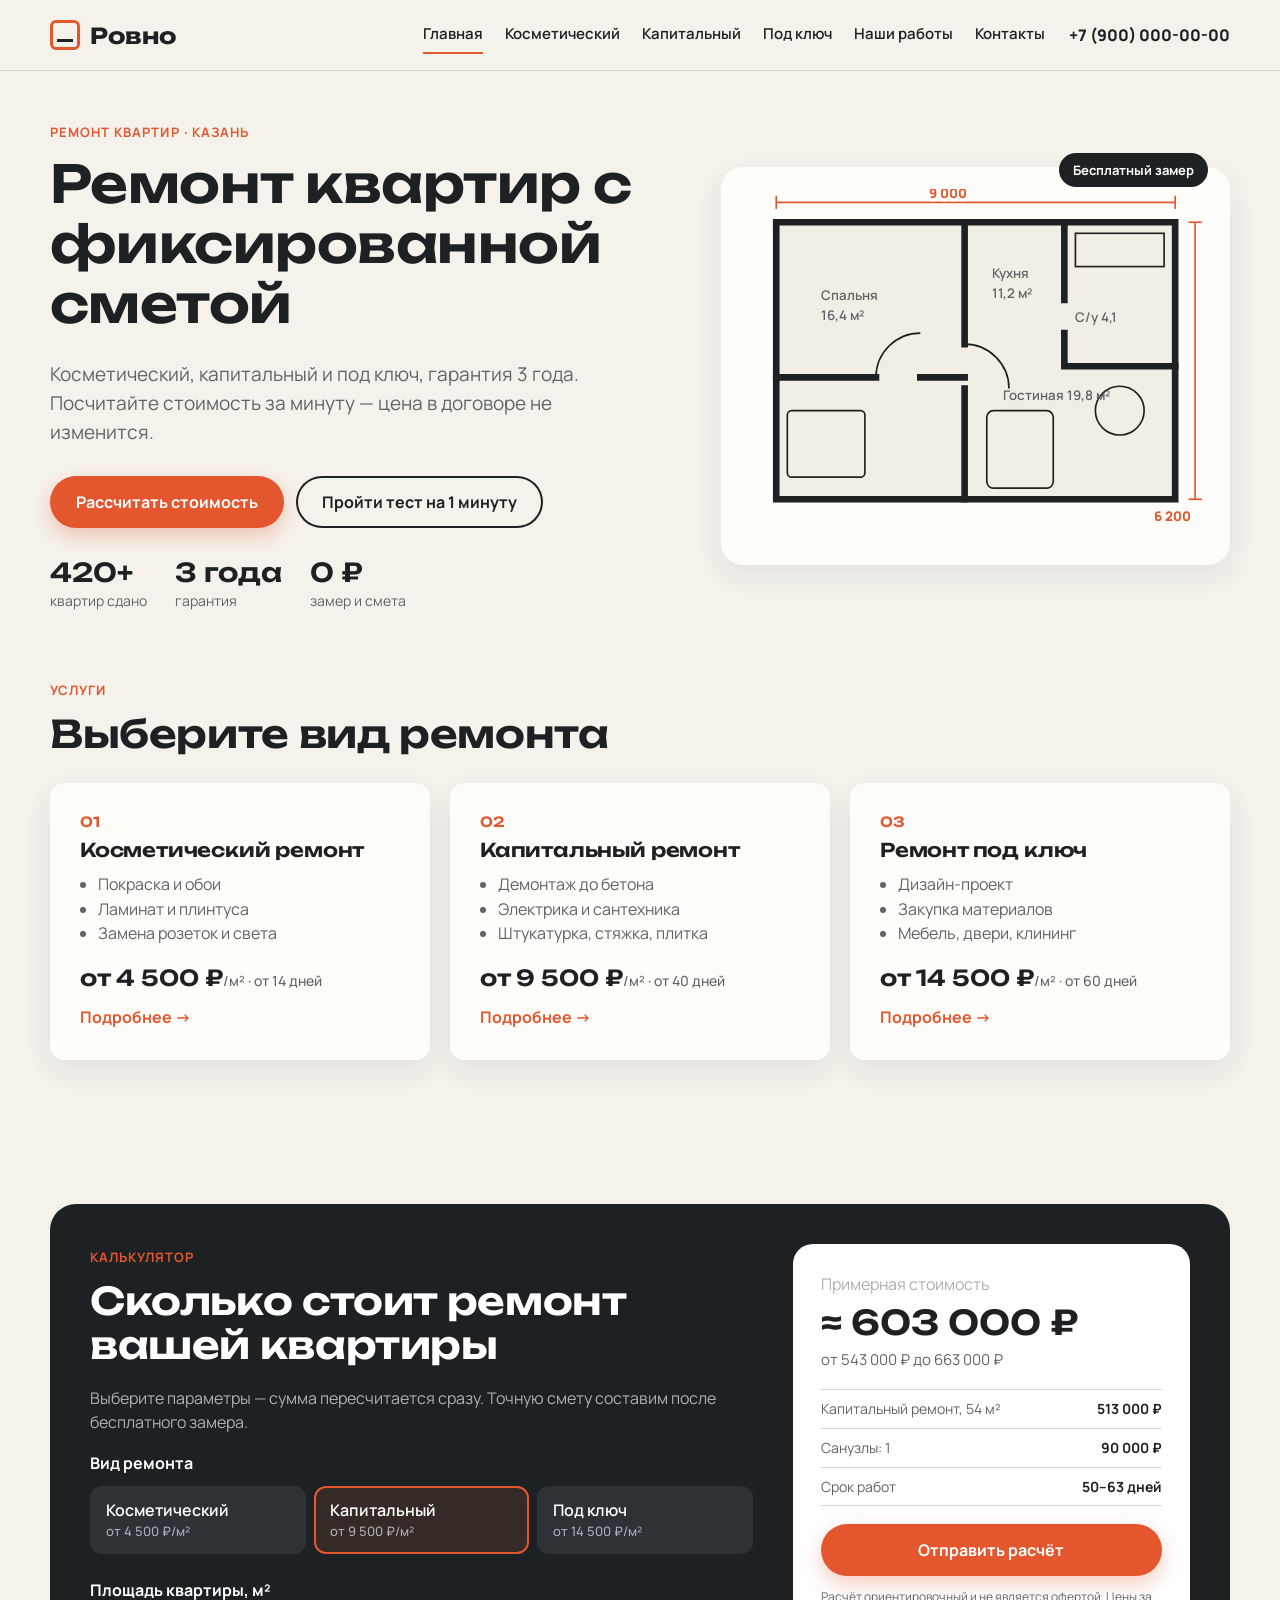
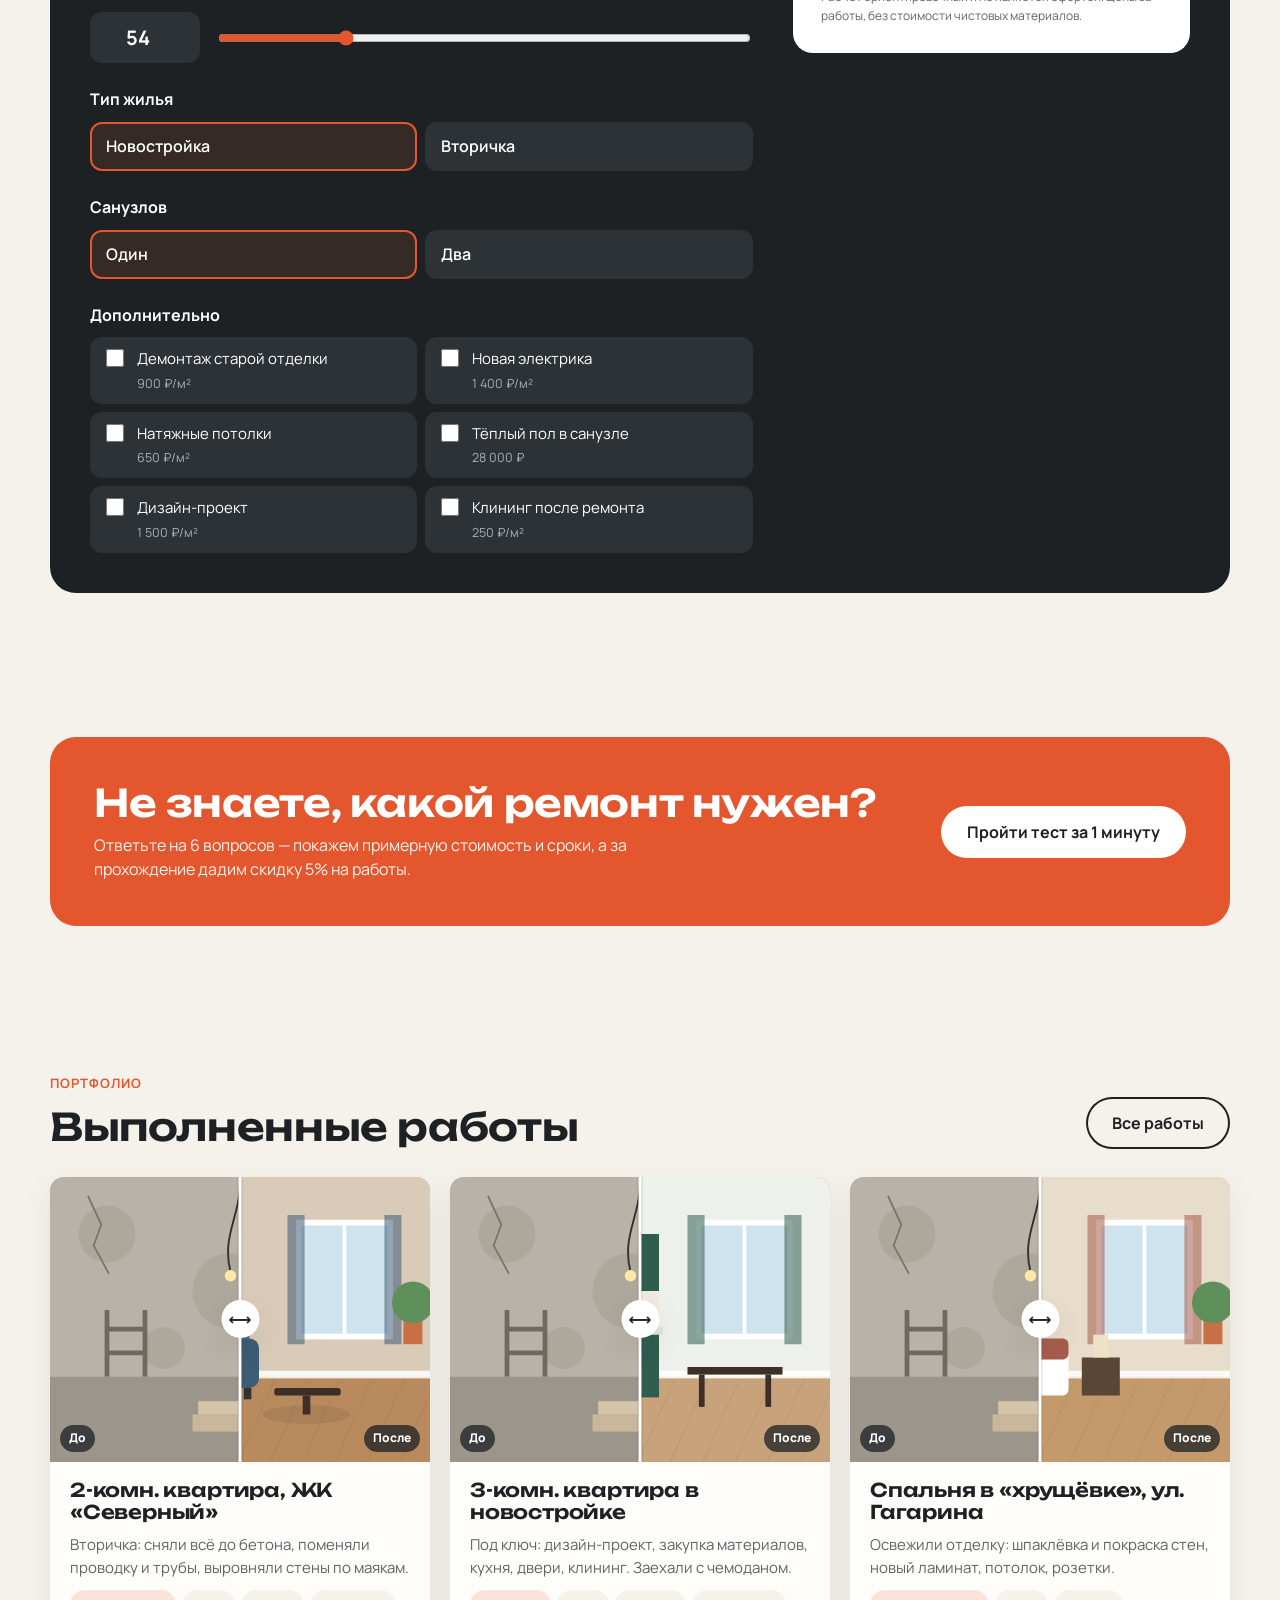
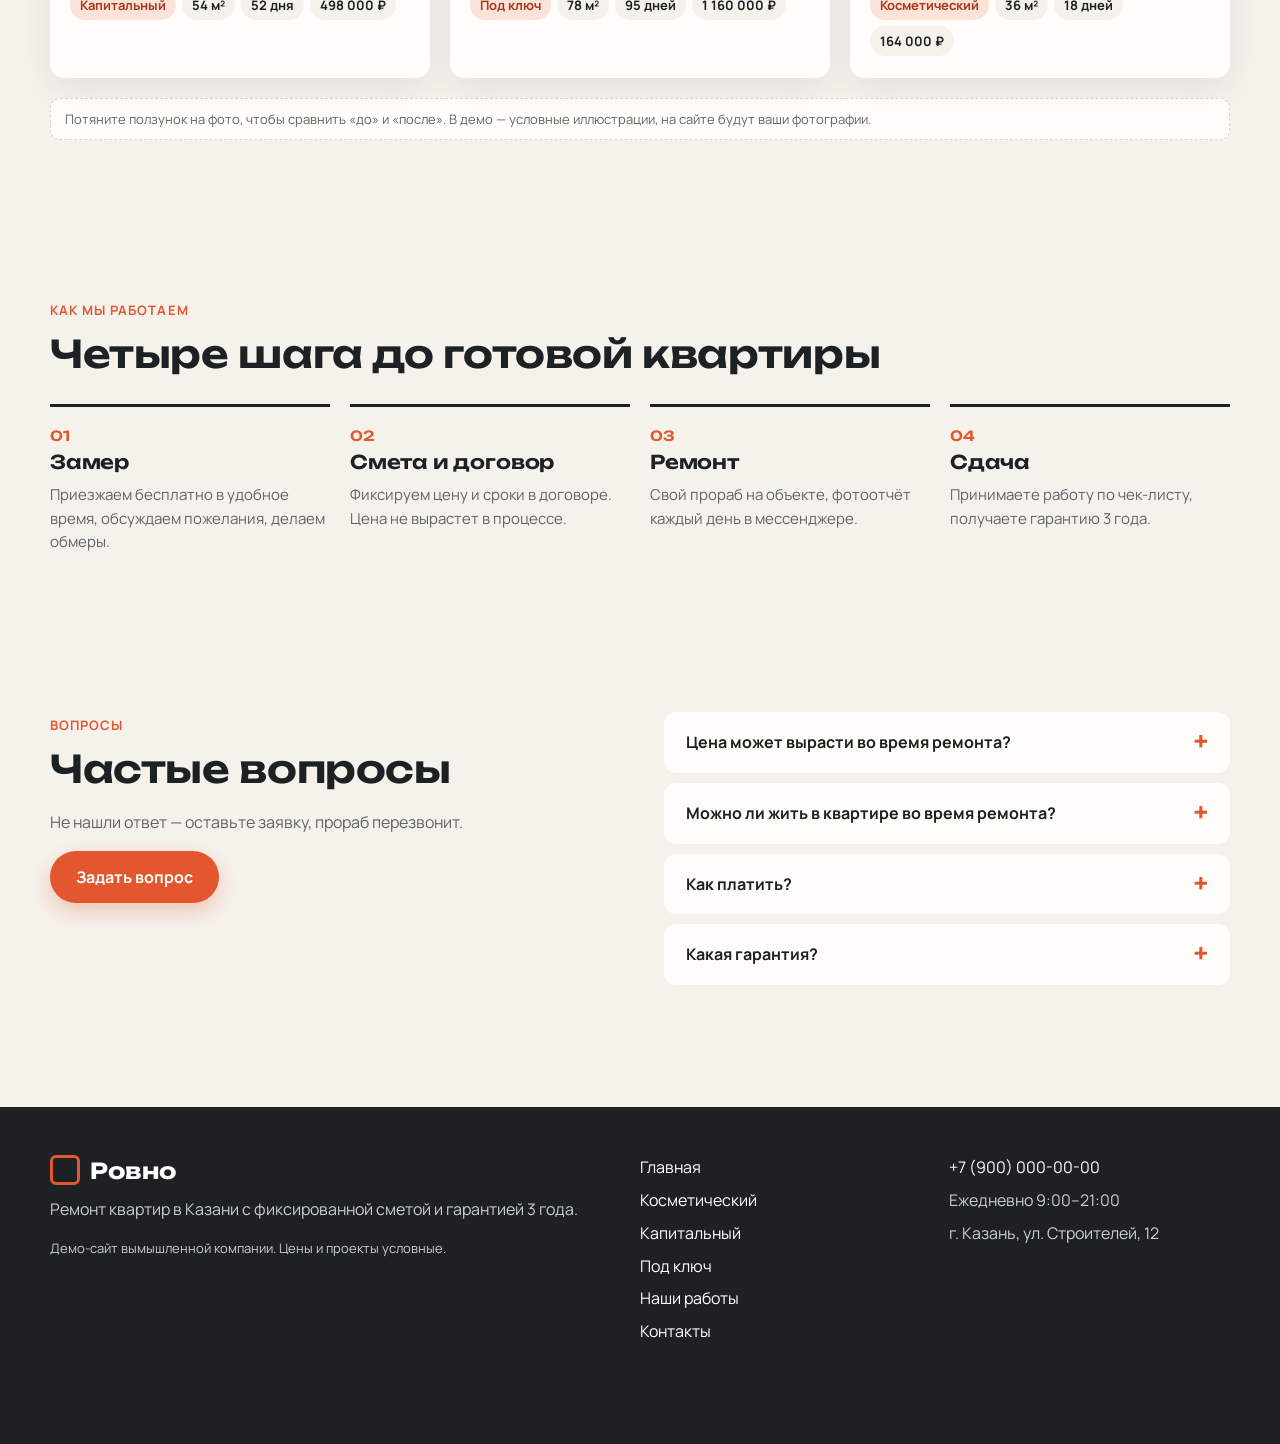
<file: index.html>
<!doctype html>
<html lang="ru">
<head>
<meta charset="utf-8">
<meta name="viewport" content="width=device-width, initial-scale=1">
<title>Ремонт квартир в Казани под ключ — цены за м², калькулятор | Ровно</title>
<meta name="description" content="Косметический, капитальный ремонт и ремонт под ключ в Казани. Онлайн-калькулятор стоимости, фиксированная смета, гарантия 3 года. Бесплатный замер.">
<link rel="canonical" href="https://almadorr.github.io/remont-rovno-demo/">
<meta property="og:title" content="Ремонт квартир в Казани под ключ — цены за м², калькулятор | Ровно">
<meta property="og:description" content="Косметический, капитальный ремонт и ремонт под ключ в Казани. Онлайн-калькулятор стоимости, фиксированная смета, гарантия 3 года. Бесплатный замер.">
<meta property="og:type" content="website">
<meta name="theme-color" content="#1d2124">
<link rel="icon" href="data:image/svg+xml,%3Csvg xmlns='http://www.w3.org/2000/svg' viewBox='0 0 32 32'%3E%3Crect x='3' y='3' width='26' height='26' rx='5' fill='none' stroke='%23e4572e' stroke-width='4'/%3E%3Crect x='9' y='20' width='14' height='3' fill='%231d2124'/%3E%3C/svg%3E">
<link rel="preconnect" href="https://fonts.googleapis.com"><link rel="preconnect" href="https://fonts.gstatic.com" crossorigin>
<link href="https://fonts.googleapis.com/css2?family=Manrope:wght@400;500;600;700;800&family=Unbounded:wght@500;600&display=swap" rel="stylesheet">
<link rel="stylesheet" href="assets/style.css">
</head>
<body>
<header class="top"><div class="wrap">
  <a class="logo" href=""><i></i>Ровно</a>
  <nav class="nav" aria-label="Меню"><a href="" aria-current="page">Главная</a><a href="kosmeticheskiy-remont/">Косметический</a><a href="kapitalnyy-remont/">Капитальный</a><a href="remont-pod-klyuch/">Под ключ</a><a href="nashi-raboty/">Наши работы</a><a href="kontakty/">Контакты</a></nav>
  <a class="top-phone" href="tel:+79000000000">+7 (900) 000-00-00</a>
  <button class="burger" aria-label="Открыть меню" aria-expanded="false"><span></span></button>
</div></header>

<main>
<section class="hero"><div class="wrap hero-grid"><div>
  <span class="eyebrow">Ремонт квартир · Казань</span>
  <h1>Ремонт квартир с фиксированной сметой</h1>
  <p class="lead">Косметический, капитальный и под ключ, гарантия 3 года. Посчитайте стоимость за минуту — цена в договоре не изменится.</p>
  <div class="hero-actions"><a class="btn btn-accent" href="#calc">Рассчитать стоимость</a><button class="btn btn-ghost" data-quiz>Пройти тест на 1 минуту</button></div>
  <div class="facts"><div><b>420+</b><span>квартир сдано</span></div><div><b>3 года</b><span>гарантия</span></div><div><b>0 ₽</b><span>замер и смета</span></div></div>
</div><div class="plan"><span class="tag">Бесплатный замер</span><svg viewBox="0 0 420 320" role="img" aria-label="План двухкомнатной квартиры">
 <rect class="room" x="30" y="30" width="360" height="250"/>
 <path class="wall" d="M30 30H390V280H30Z"/>
 <path class="wall" d="M200 30V140M200 180V280M30 170H120M160 170H200M290 30V100M290 130V160H390"/>
 <path class="thin" d="M120 170a40 40 0 0 1 40-40" /><path class="thin" d="M200 140a40 40 0 0 1 40 40"/>
 <rect class="thin" x="40" y="200" width="70" height="60" rx="4"/><rect class="thin" x="300" y="40" width="80" height="30"/>
 <circle class="thin" cx="340" cy="200" r="22"/><rect class="thin" x="220" y="200" width="60" height="70" rx="6"/>
 <text x="70" y="100">Спальня</text><text x="70" y="118">16,4 м²</text>
 <text x="225" y="80">Кухня</text><text x="225" y="98">11,2 м²</text>
 <text x="300" y="120" font-size="11">С/у 4,1</text>
 <text x="90" y="235" opacity="0">.</text><text x="235" y="190">Гостиная 19,8 м²</text>
 <line class="dim" x1="30" y1="12" x2="390" y2="12"/><line class="dim" x1="30" y1="6" x2="30" y2="18"/><line class="dim" x1="390" y1="6" x2="390" y2="18"/>
 <text class="dimt" x="185" y="8" text-anchor="middle" style="paint-order:stroke;stroke:#fffdf9;stroke-width:6px">9 000</text>
 <line class="dim" x1="408" y1="30" x2="408" y2="280"/><line class="dim" x1="402" y1="30" x2="414" y2="30"/><line class="dim" x1="402" y1="280" x2="414" y2="280"/>
 <text class="dimt" x="404" y="300" text-anchor="end">6 200</text>
</svg></div></div></section>
<section style="padding-top:0"><div class="wrap"><span class="eyebrow">Услуги</span><h2>Выберите вид ремонта</h2><div class="cards" style="margin-top:28px"><a class="card" href="kosmeticheskiy-remont/"><span class="num">01</span><h3 style="margin-top:10px">Косметический ремонт</h3>
<ul><li>Покраска и обои</li><li>Ламинат и плинтуса</li><li>Замена розеток и света</li></ul>
<p class="price">от <span data-from="cosmetic"></span> ₽<small>/м² · от 14 дней</small></p><span class="more">Подробнее →</span></a><a class="card" href="kapitalnyy-remont/"><span class="num">02</span><h3 style="margin-top:10px">Капитальный ремонт</h3>
<ul><li>Демонтаж до бетона</li><li>Электрика и сантехника</li><li>Штукатурка, стяжка, плитка</li></ul>
<p class="price">от <span data-from="capital"></span> ₽<small>/м² · от 40 дней</small></p><span class="more">Подробнее →</span></a><a class="card" href="remont-pod-klyuch/"><span class="num">03</span><h3 style="margin-top:10px">Ремонт под ключ</h3>
<ul><li>Дизайн-проект</li><li>Закупка материалов</li><li>Мебель, двери, клининг</li></ul>
<p class="price">от <span data-from="turnkey"></span> ₽<small>/м² · от 60 дней</small></p><span class="more">Подробнее →</span></a></div></div></section>
<section id="calc" style="scroll-margin-top:70px"><div class="wrap"><div class="calc" data-calc="capital"></div></div></section>
<section><div class="wrap"><div class="quiz-cta">
  <div><h2>Не знаете, какой ремонт нужен?</h2><p>Ответьте на 6 вопросов — покажем примерную стоимость и сроки, а за прохождение дадим скидку 5% на работы.</p></div>
  <button class="btn btn-light" data-quiz>Пройти тест за 1 минуту</button>
</div></div></section>
<section><div class="wrap"><div class="head-row"><div><span class="eyebrow">Портфолио</span><h2 style="margin:0">Выполненные работы</h2></div><a class="btn btn-ghost" href="nashi-raboty/">Все работы</a></div>
<div class="works"><article class="work" data-type="capital">
  <div class="ba"><img src="assets/img/work1-before.svg" alt="До ремонта: 2-комн. квартира, ЖК «Северный»" loading="lazy"><img class="after" src="assets/img/work1-after.svg" alt="После ремонта: 2-комн. квартира, ЖК «Северный»" loading="lazy"><div class="bar"></div><span class="lb l">До</span><span class="lb r">После</span><input type="range" min="0" max="100" value="50" aria-label="Сравнить до и после"></div>
  <div class="body"><h3>2-комн. квартира, ЖК «Северный»</h3><p class="muted" style="font-size:15px;margin:0">Вторичка: сняли всё до бетона, поменяли проводку и трубы, выровняли стены по маякам.</p>
  <div class="meta"><span class="pill acc">Капитальный</span><span class="pill">54 м²</span><span class="pill">52 дня</span><span class="pill">498 000 ₽</span></div></div>
</article>
<article class="work" data-type="turnkey">
  <div class="ba"><img src="assets/img/work3-before.svg" alt="До ремонта: 3-комн. квартира в новостройке" loading="lazy"><img class="after" src="assets/img/work3-after.svg" alt="После ремонта: 3-комн. квартира в новостройке" loading="lazy"><div class="bar"></div><span class="lb l">До</span><span class="lb r">После</span><input type="range" min="0" max="100" value="50" aria-label="Сравнить до и после"></div>
  <div class="body"><h3>3-комн. квартира в новостройке</h3><p class="muted" style="font-size:15px;margin:0">Под ключ: дизайн-проект, закупка материалов, кухня, двери, клининг. Заехали с чемоданом.</p>
  <div class="meta"><span class="pill acc">Под ключ</span><span class="pill">78 м²</span><span class="pill">95 дней</span><span class="pill">1 160 000 ₽</span></div></div>
</article>
<article class="work" data-type="cosmetic">
  <div class="ba"><img src="assets/img/work2-before.svg" alt="До ремонта: Спальня в «хрущёвке», ул. Гагарина" loading="lazy"><img class="after" src="assets/img/work2-after.svg" alt="После ремонта: Спальня в «хрущёвке», ул. Гагарина" loading="lazy"><div class="bar"></div><span class="lb l">До</span><span class="lb r">После</span><input type="range" min="0" max="100" value="50" aria-label="Сравнить до и после"></div>
  <div class="body"><h3>Спальня в «хрущёвке», ул. Гагарина</h3><p class="muted" style="font-size:15px;margin:0">Освежили отделку: шпаклёвка и покраска стен, новый ламинат, потолок, розетки.</p>
  <div class="meta"><span class="pill acc">Косметический</span><span class="pill">36 м²</span><span class="pill">18 дней</span><span class="pill">164 000 ₽</span></div></div>
</article></div>
<p class="demo-note">Потяните ползунок на фото, чтобы сравнить «до» и «после». В демо — условные иллюстрации, на сайте будут ваши фотографии.</p></div></section>
<section><div class="wrap"><span class="eyebrow">Как мы работаем</span><h2>Четыре шага до готовой квартиры</h2><div class="steps" style="margin-top:28px">
<div class="step"><h3>Замер</h3><p>Приезжаем бесплатно в удобное время, обсуждаем пожелания, делаем обмеры.</p></div>
<div class="step"><h3>Смета и договор</h3><p>Фиксируем цену и сроки в договоре. Цена не вырастет в процессе.</p></div>
<div class="step"><h3>Ремонт</h3><p>Свой прораб на объекте, фотоотчёт каждый день в мессенджере.</p></div>
<div class="step"><h3>Сдача</h3><p>Принимаете работу по чек-листу, получаете гарантию 3 года.</p></div>
</div></div></section>
<section><div class="wrap two-col"><div><span class="eyebrow">Вопросы</span><h2>Частые вопросы</h2><p class="muted">Не нашли ответ — оставьте заявку, прораб перезвонит.</p><button class="btn btn-accent" data-lead="Задать вопрос">Задать вопрос</button></div><div class="faq"><details><summary>Цена может вырасти во время ремонта?</summary><p>Нет. Стоимость работ фиксируется в договоре после замера. Дополнительные работы — только по вашему письменному согласию.</p></details><details><summary>Можно ли жить в квартире во время ремонта?</summary><p>При косметическом ремонте — да, работаем по комнатам. При капитальном лучше переехать на время.</p></details><details><summary>Как платить?</summary><p>Поэтапно: после каждого закрытого этапа. Предоплата — только на черновые материалы.</p></details><details><summary>Какая гарантия?</summary><p>3 года на все работы по договору. Если что-то пойдёт не так — приедем и исправим бесплатно.</p></details></div></div></section>
</main>
<footer><div class="wrap">
  <div><a class="logo" href=""><i></i>Ровно</a><p>Ремонт квартир в Казани с фиксированной сметой и гарантией 3 года.</p><p style="font-size:13px">Демо-сайт вымышленной компании. Цены и проекты условные.</p></div>
  <div><ul><li><a href="">Главная</a></li><li><a href="kosmeticheskiy-remont/">Косметический</a></li><li><a href="kapitalnyy-remont/">Капитальный</a></li><li><a href="remont-pod-klyuch/">Под ключ</a></li><li><a href="nashi-raboty/">Наши работы</a></li><li><a href="kontakty/">Контакты</a></li></ul></div>
  <div><ul><li><a href="tel:+79000000000">+7 (900) 000-00-00</a></li><li>Ежедневно 9:00–21:00</li><li>г. Казань, ул. Строителей, 12</li></ul></div>
</div></footer>
<div class="mbar"><button class="btn btn-ghost" data-quiz>Пройти тест</button><a class="btn btn-accent" href="#calc">Калькулятор</a></div>

<div class="modal" id="lead" role="dialog" aria-modal="true" aria-label="Заявка"><div class="modal-box">
  <button class="modal-x" aria-label="Закрыть">×</button>
  <h2 style="font-size:26px">Заявка</h2><p class="muted">Перезвоним, ответим на вопросы и договоримся о бесплатном замере.</p>
  <div class="lead-body"></div>
</div></div>
<div class="modal" id="quiz" role="dialog" aria-modal="true" aria-label="Тест: рассчитать ремонт"><div class="modal-box">
  <button class="modal-x" aria-label="Закрыть">×</button>
  <span class="eyebrow">Тест на 1 минуту</span>
  <div class="q-progress"><i></i></div>
  <div class="quiz-body"></div>
</div></div>
<script src="assets/prices.js"></script>
<script src="assets/app.js"></script>
</body>
</html>
</file>
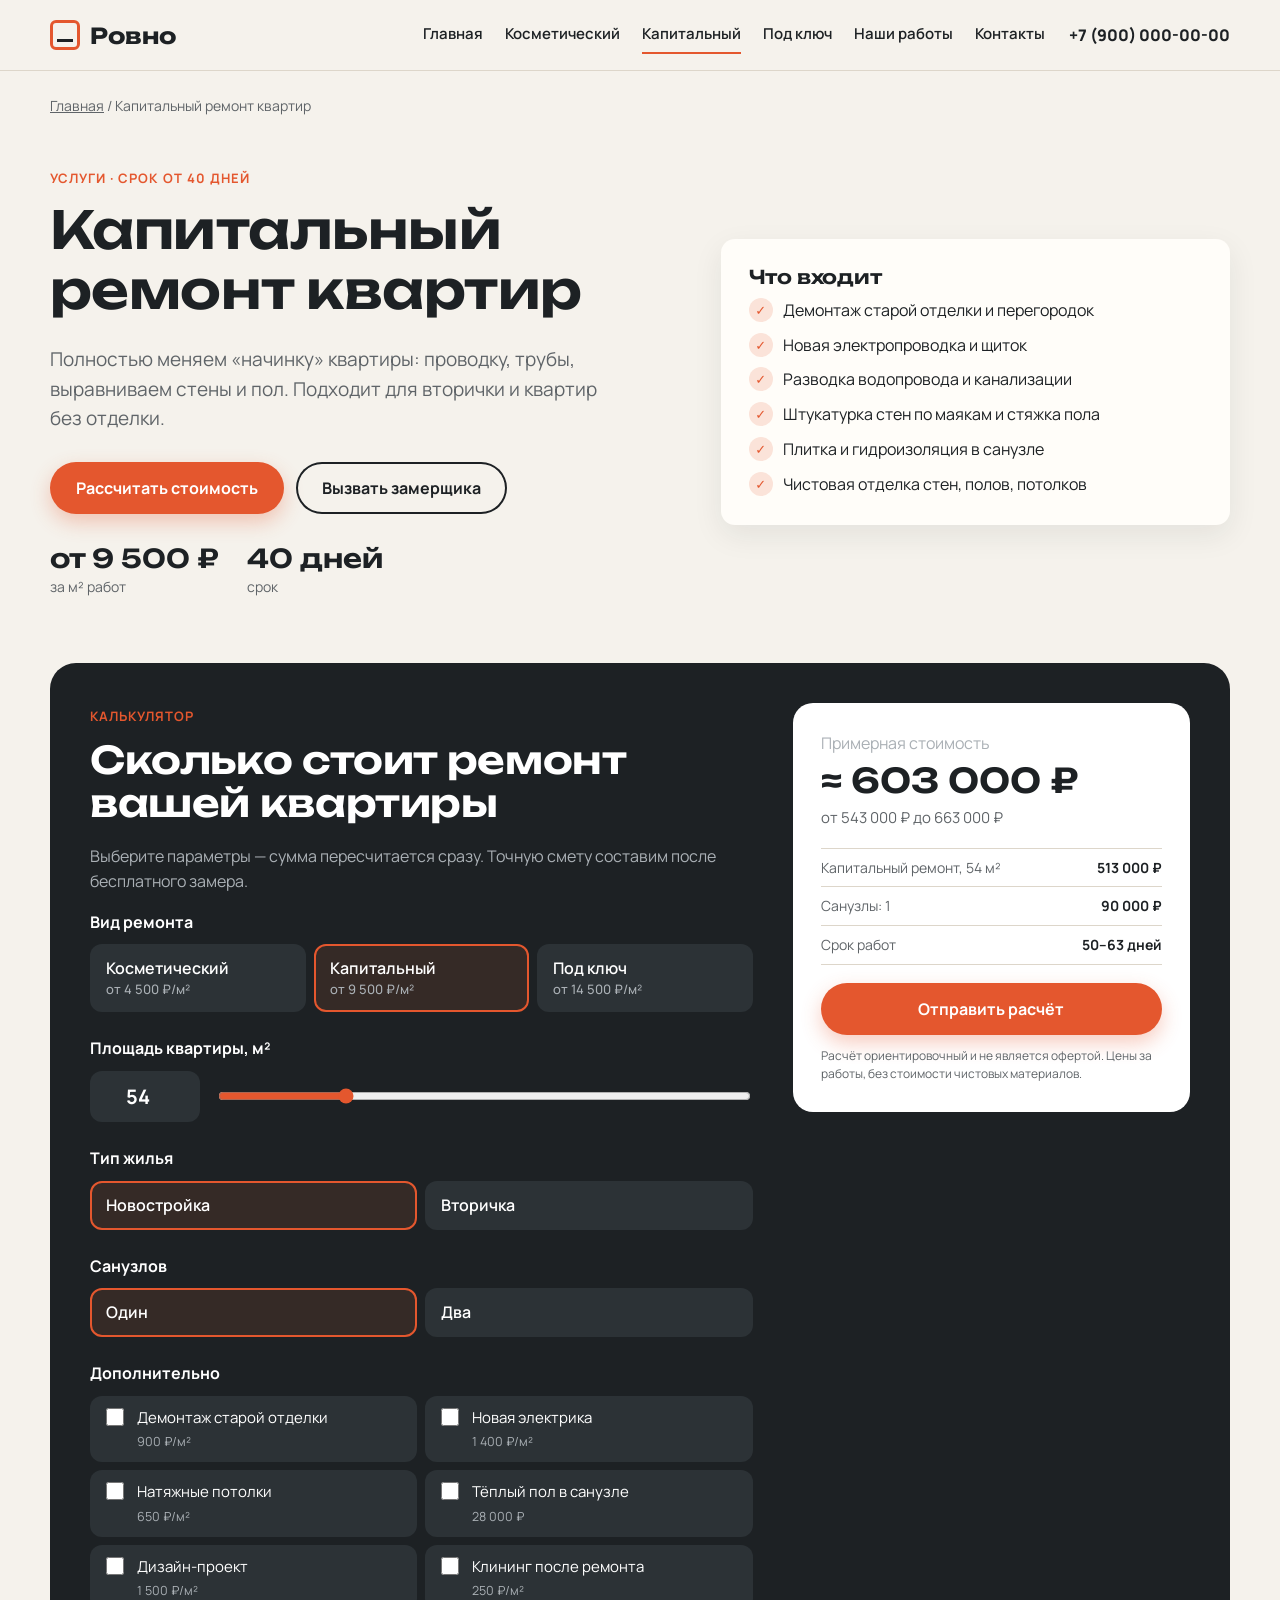
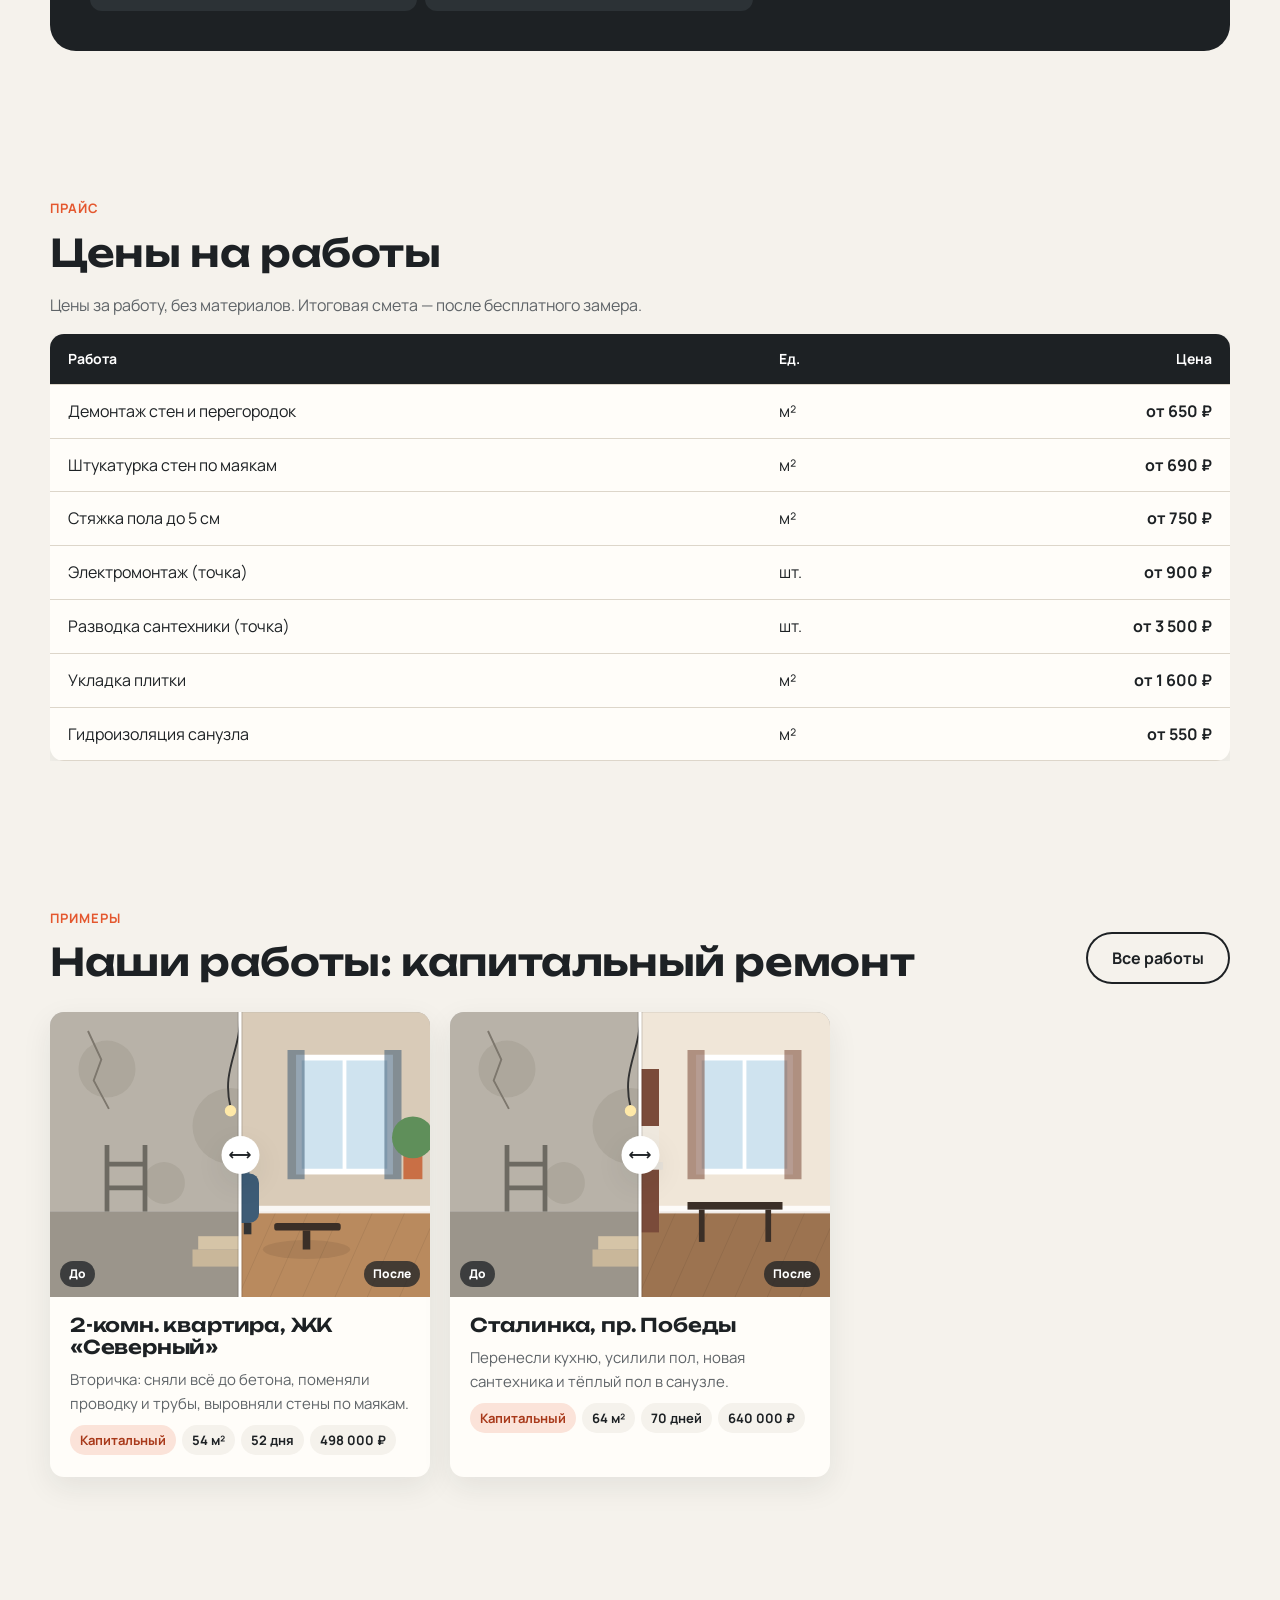
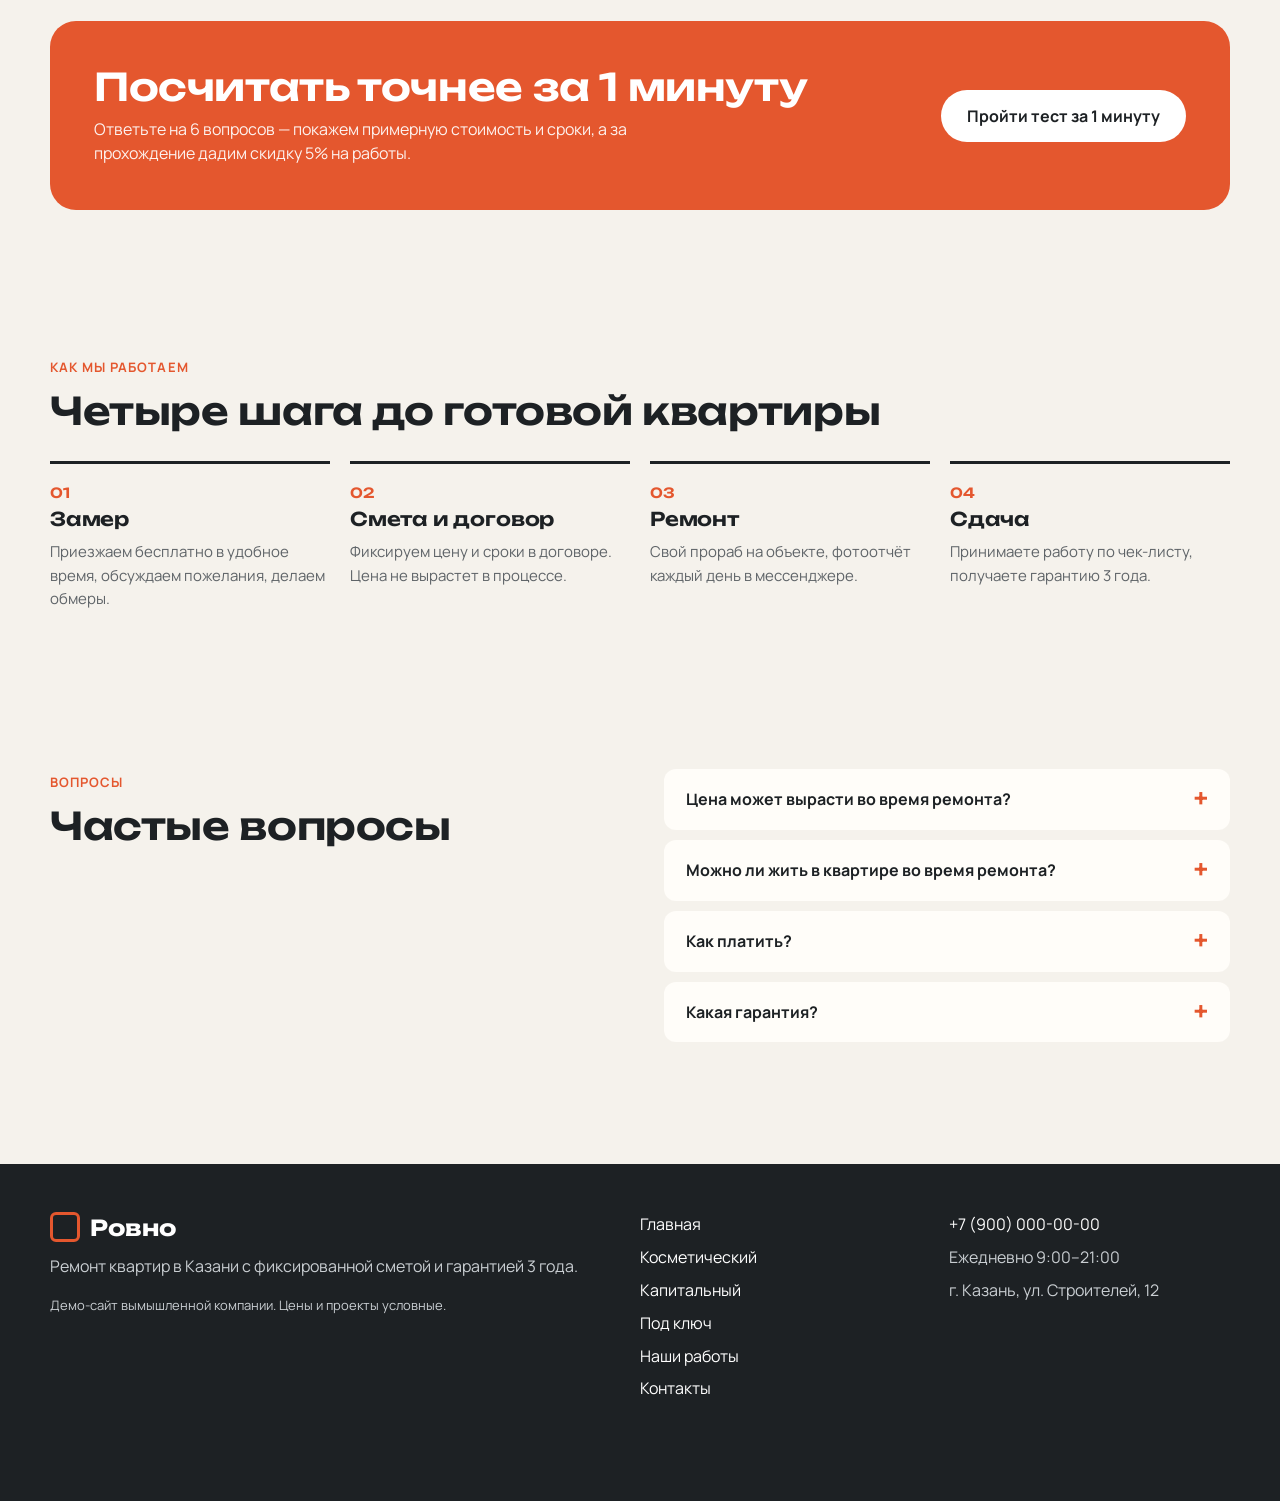
<file: kapitalnyy-remont/index.html>
<!doctype html>
<html lang="ru">
<head>
<meta charset="utf-8">
<meta name="viewport" content="width=device-width, initial-scale=1">
<title>Капитальный ремонт квартиры — цена от 9 500 ₽ за м² | Ровно</title>
<meta name="description" content="Капитальный ремонт квартир в Казани: демонтаж, электрика, сантехника, штукатурка, стяжка, плитка. Фиксированная смета, гарантия 3 года.">
<link rel="canonical" href="https://almadorr.github.io/remont-rovno-demo/kapitalnyy-remont/">
<meta property="og:title" content="Капитальный ремонт квартиры — цена от 9 500 ₽ за м² | Ровно">
<meta property="og:description" content="Капитальный ремонт квартир в Казани: демонтаж, электрика, сантехника, штукатурка, стяжка, плитка. Фиксированная смета, гарантия 3 года.">
<meta property="og:type" content="website">
<meta name="theme-color" content="#1d2124">
<link rel="icon" href="data:image/svg+xml,%3Csvg xmlns='http://www.w3.org/2000/svg' viewBox='0 0 32 32'%3E%3Crect x='3' y='3' width='26' height='26' rx='5' fill='none' stroke='%23e4572e' stroke-width='4'/%3E%3Crect x='9' y='20' width='14' height='3' fill='%231d2124'/%3E%3C/svg%3E">
<link rel="preconnect" href="https://fonts.googleapis.com"><link rel="preconnect" href="https://fonts.gstatic.com" crossorigin>
<link href="https://fonts.googleapis.com/css2?family=Manrope:wght@400;500;600;700;800&family=Unbounded:wght@500;600&display=swap" rel="stylesheet">
<link rel="stylesheet" href="../assets/style.css">
</head>
<body>
<header class="top"><div class="wrap">
  <a class="logo" href="../"><i></i>Ровно</a>
  <nav class="nav" aria-label="Меню"><a href="../">Главная</a><a href="../kosmeticheskiy-remont/">Косметический</a><a href="../kapitalnyy-remont/" aria-current="page">Капитальный</a><a href="../remont-pod-klyuch/">Под ключ</a><a href="../nashi-raboty/">Наши работы</a><a href="../kontakty/">Контакты</a></nav>
  <a class="top-phone" href="tel:+79000000000">+7 (900) 000-00-00</a>
  <button class="burger" aria-label="Открыть меню" aria-expanded="false"><span></span></button>
</div></header>
<nav class="wrap crumbs" aria-label="Навигация"><a href="../">Главная</a> / Капитальный ремонт квартир</nav>
<main>
<section class="hero"><div class="wrap hero-grid"><div>
  <span class="eyebrow">Услуги · срок от 40 дней</span><h1>Капитальный ремонт квартир</h1><p class="lead">Полностью меняем «начинку» квартиры: проводку, трубы, выравниваем стены и пол. Подходит для вторички и квартир без отделки.</p>
  <div class="hero-actions"><a class="btn btn-accent" href="#calc">Рассчитать стоимость</a><button class="btn btn-ghost" data-lead="Вызвать замерщика">Вызвать замерщика</button></div>
  <div class="facts"><div><b>от <span data-from="capital"></span> ₽</b><span>за м² работ</span></div><div><b>40 дней</b><span>срок</span></div></div>
</div><div class="contact-box"><h3>Что входит</h3><ul class="incl"><li>Демонтаж старой отделки и перегородок</li><li>Новая электропроводка и щиток</li><li>Разводка водопровода и канализации</li><li>Штукатурка стен по маякам и стяжка пола</li><li>Плитка и гидроизоляция в санузле</li><li>Чистовая отделка стен, полов, потолков</li></ul></div></div></section>
<section id="calc" style="padding-top:0;scroll-margin-top:70px"><div class="wrap"><div class="calc" data-calc="capital"></div></div></section>
<section><div class="wrap"><span class="eyebrow">Прайс</span><h2>Цены на работы</h2><p class="muted">Цены за работу, без материалов. Итоговая смета — после бесплатного замера.</p>
<div style="overflow-x:auto"><table class="price-table"><thead><tr><th>Работа</th><th>Ед.</th><th>Цена</th></tr></thead><tbody data-prices="capital"></tbody></table></div></div></section>
<section><div class="wrap"><div class="head-row"><div><span class="eyebrow">Примеры</span><h2 style="margin:0">Наши работы: капитальный ремонт</h2></div><a class="btn btn-ghost" href="../nashi-raboty/">Все работы</a></div>
<div class="works"><article class="work" data-type="capital">
  <div class="ba"><img src="../assets/img/work1-before.svg" alt="До ремонта: 2-комн. квартира, ЖК «Северный»" loading="lazy"><img class="after" src="../assets/img/work1-after.svg" alt="После ремонта: 2-комн. квартира, ЖК «Северный»" loading="lazy"><div class="bar"></div><span class="lb l">До</span><span class="lb r">После</span><input type="range" min="0" max="100" value="50" aria-label="Сравнить до и после"></div>
  <div class="body"><h3>2-комн. квартира, ЖК «Северный»</h3><p class="muted" style="font-size:15px;margin:0">Вторичка: сняли всё до бетона, поменяли проводку и трубы, выровняли стены по маякам.</p>
  <div class="meta"><span class="pill acc">Капитальный</span><span class="pill">54 м²</span><span class="pill">52 дня</span><span class="pill">498 000 ₽</span></div></div>
</article>
<article class="work" data-type="capital">
  <div class="ba"><img src="../assets/img/work5-before.svg" alt="До ремонта: Сталинка, пр. Победы" loading="lazy"><img class="after" src="../assets/img/work5-after.svg" alt="После ремонта: Сталинка, пр. Победы" loading="lazy"><div class="bar"></div><span class="lb l">До</span><span class="lb r">После</span><input type="range" min="0" max="100" value="50" aria-label="Сравнить до и после"></div>
  <div class="body"><h3>Сталинка, пр. Победы</h3><p class="muted" style="font-size:15px;margin:0">Перенесли кухню, усилили пол, новая сантехника и тёплый пол в санузле.</p>
  <div class="meta"><span class="pill acc">Капитальный</span><span class="pill">64 м²</span><span class="pill">70 дней</span><span class="pill">640 000 ₽</span></div></div>
</article></div></div></section>
<section><div class="wrap"><div class="quiz-cta">
  <div><h2>Посчитать точнее за 1 минуту</h2><p>Ответьте на 6 вопросов — покажем примерную стоимость и сроки, а за прохождение дадим скидку 5% на работы.</p></div>
  <button class="btn btn-light" data-quiz>Пройти тест за 1 минуту</button>
</div></div></section>
<section><div class="wrap"><span class="eyebrow">Как мы работаем</span><h2>Четыре шага до готовой квартиры</h2><div class="steps" style="margin-top:28px">
<div class="step"><h3>Замер</h3><p>Приезжаем бесплатно в удобное время, обсуждаем пожелания, делаем обмеры.</p></div>
<div class="step"><h3>Смета и договор</h3><p>Фиксируем цену и сроки в договоре. Цена не вырастет в процессе.</p></div>
<div class="step"><h3>Ремонт</h3><p>Свой прораб на объекте, фотоотчёт каждый день в мессенджере.</p></div>
<div class="step"><h3>Сдача</h3><p>Принимаете работу по чек-листу, получаете гарантию 3 года.</p></div>
</div></div></section>
<section><div class="wrap two-col"><div><span class="eyebrow">Вопросы</span><h2>Частые вопросы</h2></div><div class="faq"><details><summary>Цена может вырасти во время ремонта?</summary><p>Нет. Стоимость работ фиксируется в договоре после замера. Дополнительные работы — только по вашему письменному согласию.</p></details><details><summary>Можно ли жить в квартире во время ремонта?</summary><p>При косметическом ремонте — да, работаем по комнатам. При капитальном лучше переехать на время.</p></details><details><summary>Как платить?</summary><p>Поэтапно: после каждого закрытого этапа. Предоплата — только на черновые материалы.</p></details><details><summary>Какая гарантия?</summary><p>3 года на все работы по договору. Если что-то пойдёт не так — приедем и исправим бесплатно.</p></details></div></div></section>
</main>
<footer><div class="wrap">
  <div><a class="logo" href="../"><i></i>Ровно</a><p>Ремонт квартир в Казани с фиксированной сметой и гарантией 3 года.</p><p style="font-size:13px">Демо-сайт вымышленной компании. Цены и проекты условные.</p></div>
  <div><ul><li><a href="../">Главная</a></li><li><a href="../kosmeticheskiy-remont/">Косметический</a></li><li><a href="../kapitalnyy-remont/">Капитальный</a></li><li><a href="../remont-pod-klyuch/">Под ключ</a></li><li><a href="../nashi-raboty/">Наши работы</a></li><li><a href="../kontakty/">Контакты</a></li></ul></div>
  <div><ul><li><a href="tel:+79000000000">+7 (900) 000-00-00</a></li><li>Ежедневно 9:00–21:00</li><li>г. Казань, ул. Строителей, 12</li></ul></div>
</div></footer>
<div class="mbar"><button class="btn btn-ghost" data-quiz>Пройти тест</button><a class="btn btn-accent" href="../#calc">Калькулятор</a></div>

<div class="modal" id="lead" role="dialog" aria-modal="true" aria-label="Заявка"><div class="modal-box">
  <button class="modal-x" aria-label="Закрыть">×</button>
  <h2 style="font-size:26px">Заявка</h2><p class="muted">Перезвоним, ответим на вопросы и договоримся о бесплатном замере.</p>
  <div class="lead-body"></div>
</div></div>
<div class="modal" id="quiz" role="dialog" aria-modal="true" aria-label="Тест: рассчитать ремонт"><div class="modal-box">
  <button class="modal-x" aria-label="Закрыть">×</button>
  <span class="eyebrow">Тест на 1 минуту</span>
  <div class="q-progress"><i></i></div>
  <div class="quiz-body"></div>
</div></div>
<script src="../assets/prices.js"></script>
<script src="../assets/app.js"></script>
</body>
</html>
</file>
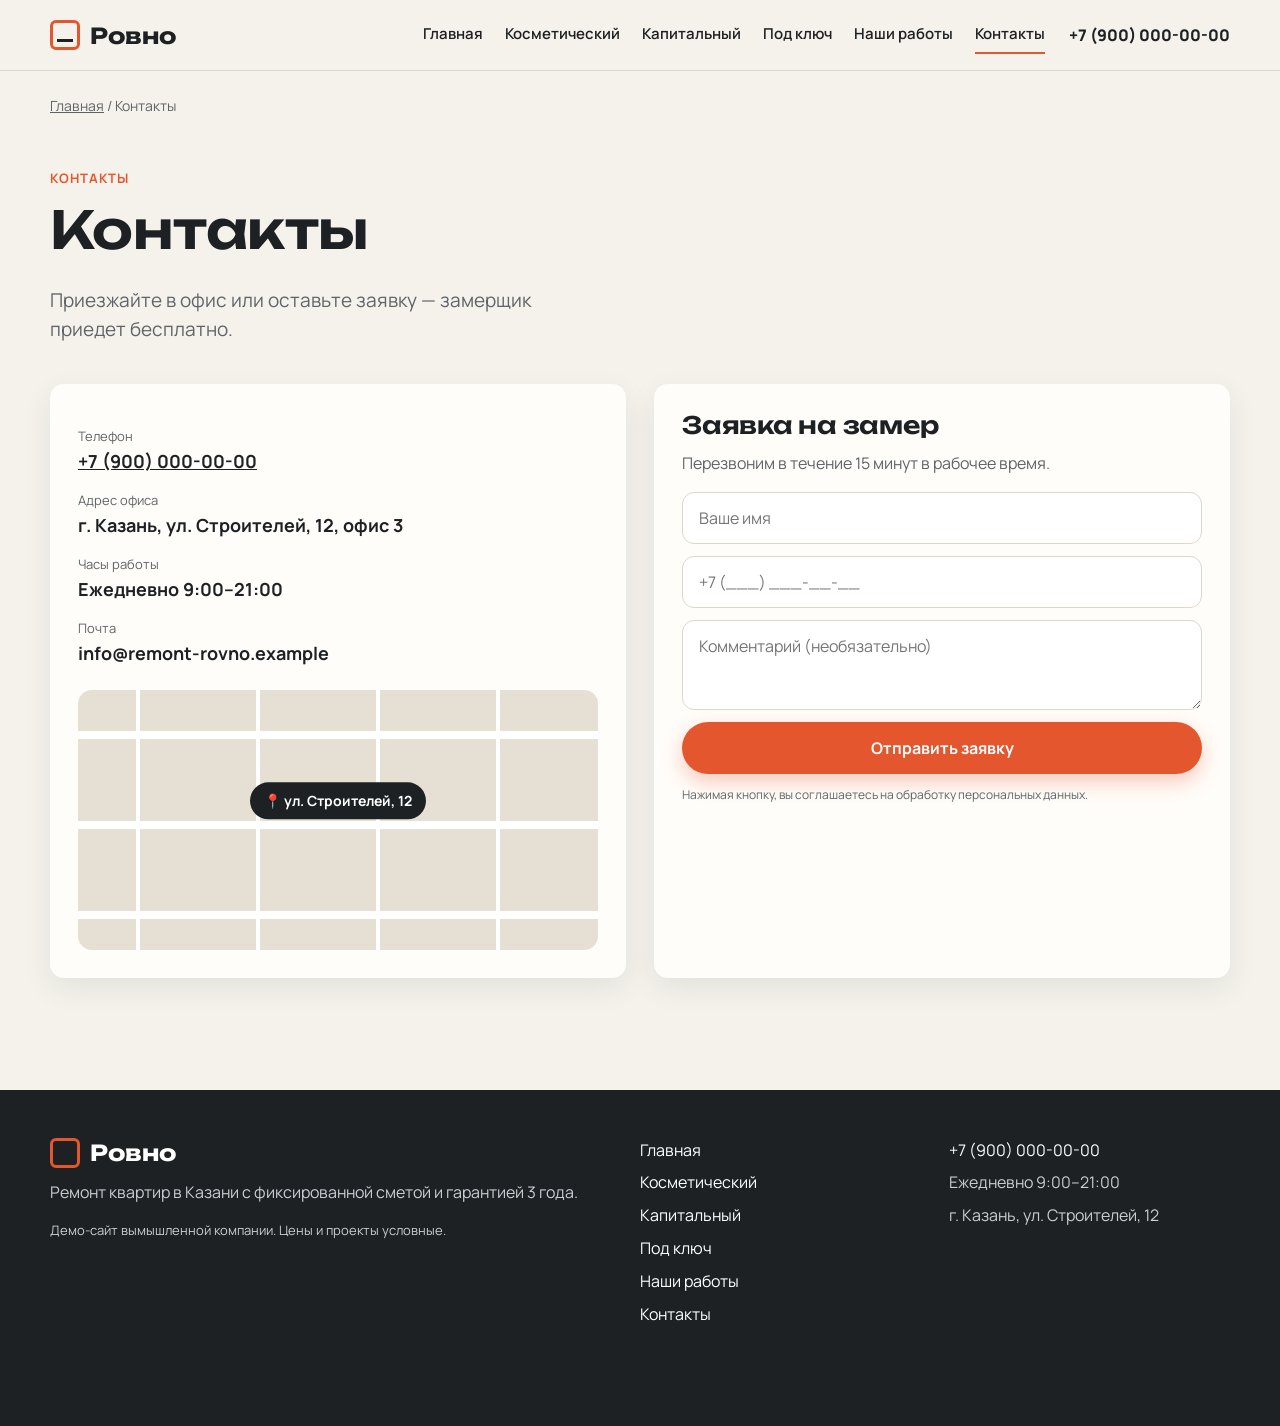
<file: kontakty/index.html>
<!doctype html>
<html lang="ru">
<head>
<meta charset="utf-8">
<meta name="viewport" content="width=device-width, initial-scale=1">
<title>Контакты — ремонт квартир в Казани | Ровно</title>
<meta name="description" content="Телефон, адрес и часы работы компании Ровно. Оставьте заявку на бесплатный замер — перезвоним за 15 минут.">
<link rel="canonical" href="https://almadorr.github.io/remont-rovno-demo/kontakty/">
<meta property="og:title" content="Контакты — ремонт квартир в Казани | Ровно">
<meta property="og:description" content="Телефон, адрес и часы работы компании Ровно. Оставьте заявку на бесплатный замер — перезвоним за 15 минут.">
<meta property="og:type" content="website">
<meta name="theme-color" content="#1d2124">
<link rel="icon" href="data:image/svg+xml,%3Csvg xmlns='http://www.w3.org/2000/svg' viewBox='0 0 32 32'%3E%3Crect x='3' y='3' width='26' height='26' rx='5' fill='none' stroke='%23e4572e' stroke-width='4'/%3E%3Crect x='9' y='20' width='14' height='3' fill='%231d2124'/%3E%3C/svg%3E">
<link rel="preconnect" href="https://fonts.googleapis.com"><link rel="preconnect" href="https://fonts.gstatic.com" crossorigin>
<link href="https://fonts.googleapis.com/css2?family=Manrope:wght@400;500;600;700;800&family=Unbounded:wght@500;600&display=swap" rel="stylesheet">
<link rel="stylesheet" href="../assets/style.css">
</head>
<body>
<header class="top"><div class="wrap">
  <a class="logo" href="../"><i></i>Ровно</a>
  <nav class="nav" aria-label="Меню"><a href="../">Главная</a><a href="../kosmeticheskiy-remont/">Косметический</a><a href="../kapitalnyy-remont/">Капитальный</a><a href="../remont-pod-klyuch/">Под ключ</a><a href="../nashi-raboty/">Наши работы</a><a href="../kontakty/" aria-current="page">Контакты</a></nav>
  <a class="top-phone" href="tel:+79000000000">+7 (900) 000-00-00</a>
  <button class="burger" aria-label="Открыть меню" aria-expanded="false"><span></span></button>
</div></header>
<nav class="wrap crumbs" aria-label="Навигация"><a href="../">Главная</a> / Контакты</nav>
<main>
<section class="hero" style="padding-bottom:20px"><div class="wrap"><span class="eyebrow">Контакты</span><h1>Контакты</h1><p class="lead muted">Приезжайте в офис или оставьте заявку — замерщик приедет бесплатно.</p></div></section>
<section style="padding-top:0"><div class="wrap contact-grid">
<div class="contact-box"><dl><dt>Телефон</dt><dd><a href="tel:+79000000000">+7 (900) 000-00-00</a></dd><dt>Адрес офиса</dt><dd>г. Казань, ул. Строителей, 12, офис 3</dd><dt>Часы работы</dt><dd>Ежедневно 9:00–21:00</dd><dt>Почта</dt><dd>info@remont-rovno.example</dd></dl>
<div class="map" style="margin-top:22px" role="img" aria-label="Карта: офис на ул. Строителей, 12"></div></div>
<div class="contact-box"><h2 style="font-size:24px">Заявка на замер</h2><p class="muted">Перезвоним в течение 15 минут в рабочее время.</p><div class="inline-form"></div></div>
</div></section>
</main>
<footer><div class="wrap">
  <div><a class="logo" href="../"><i></i>Ровно</a><p>Ремонт квартир в Казани с фиксированной сметой и гарантией 3 года.</p><p style="font-size:13px">Демо-сайт вымышленной компании. Цены и проекты условные.</p></div>
  <div><ul><li><a href="../">Главная</a></li><li><a href="../kosmeticheskiy-remont/">Косметический</a></li><li><a href="../kapitalnyy-remont/">Капитальный</a></li><li><a href="../remont-pod-klyuch/">Под ключ</a></li><li><a href="../nashi-raboty/">Наши работы</a></li><li><a href="../kontakty/">Контакты</a></li></ul></div>
  <div><ul><li><a href="tel:+79000000000">+7 (900) 000-00-00</a></li><li>Ежедневно 9:00–21:00</li><li>г. Казань, ул. Строителей, 12</li></ul></div>
</div></footer>
<div class="mbar"><button class="btn btn-ghost" data-quiz>Пройти тест</button><a class="btn btn-accent" href="../#calc">Калькулятор</a></div>

<div class="modal" id="lead" role="dialog" aria-modal="true" aria-label="Заявка"><div class="modal-box">
  <button class="modal-x" aria-label="Закрыть">×</button>
  <h2 style="font-size:26px">Заявка</h2><p class="muted">Перезвоним, ответим на вопросы и договоримся о бесплатном замере.</p>
  <div class="lead-body"></div>
</div></div>
<div class="modal" id="quiz" role="dialog" aria-modal="true" aria-label="Тест: рассчитать ремонт"><div class="modal-box">
  <button class="modal-x" aria-label="Закрыть">×</button>
  <span class="eyebrow">Тест на 1 минуту</span>
  <div class="q-progress"><i></i></div>
  <div class="quiz-body"></div>
</div></div>
<script src="../assets/prices.js"></script>
<script src="../assets/app.js"></script>
</body>
</html>
</file>
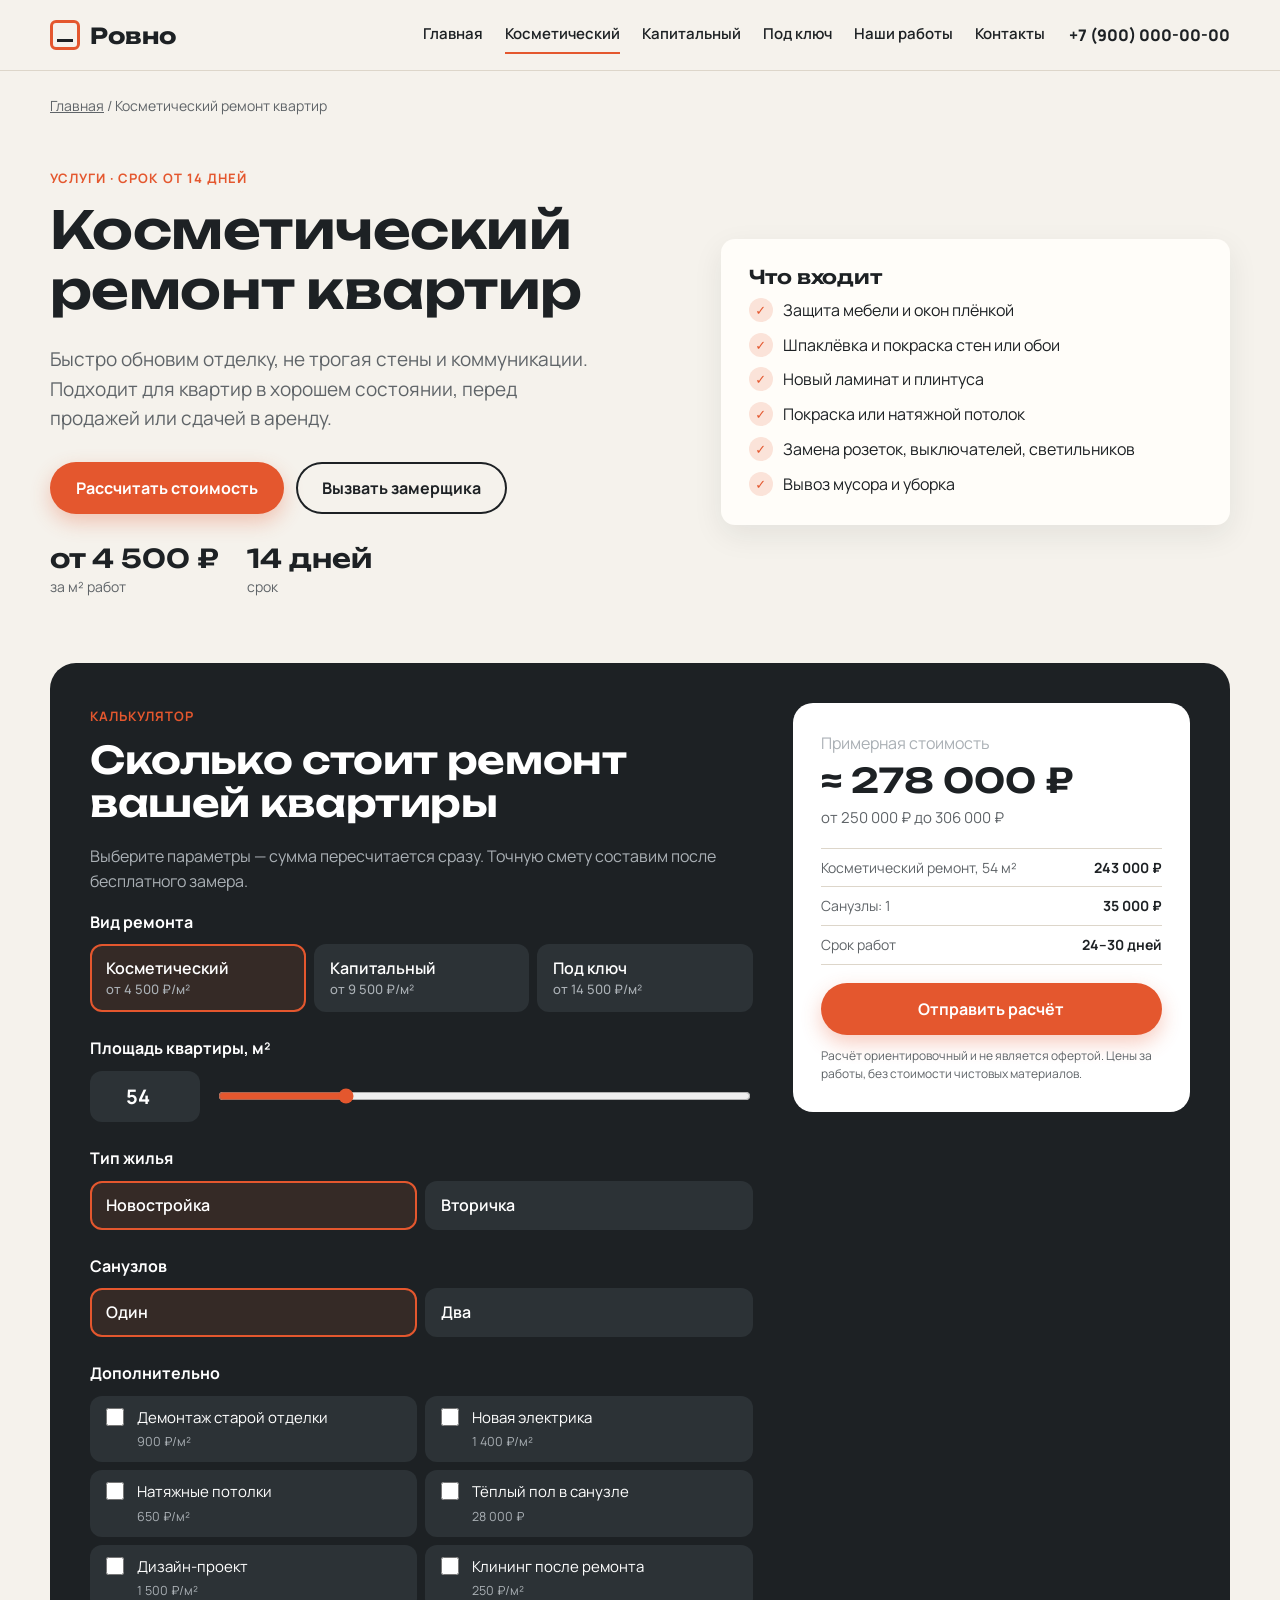
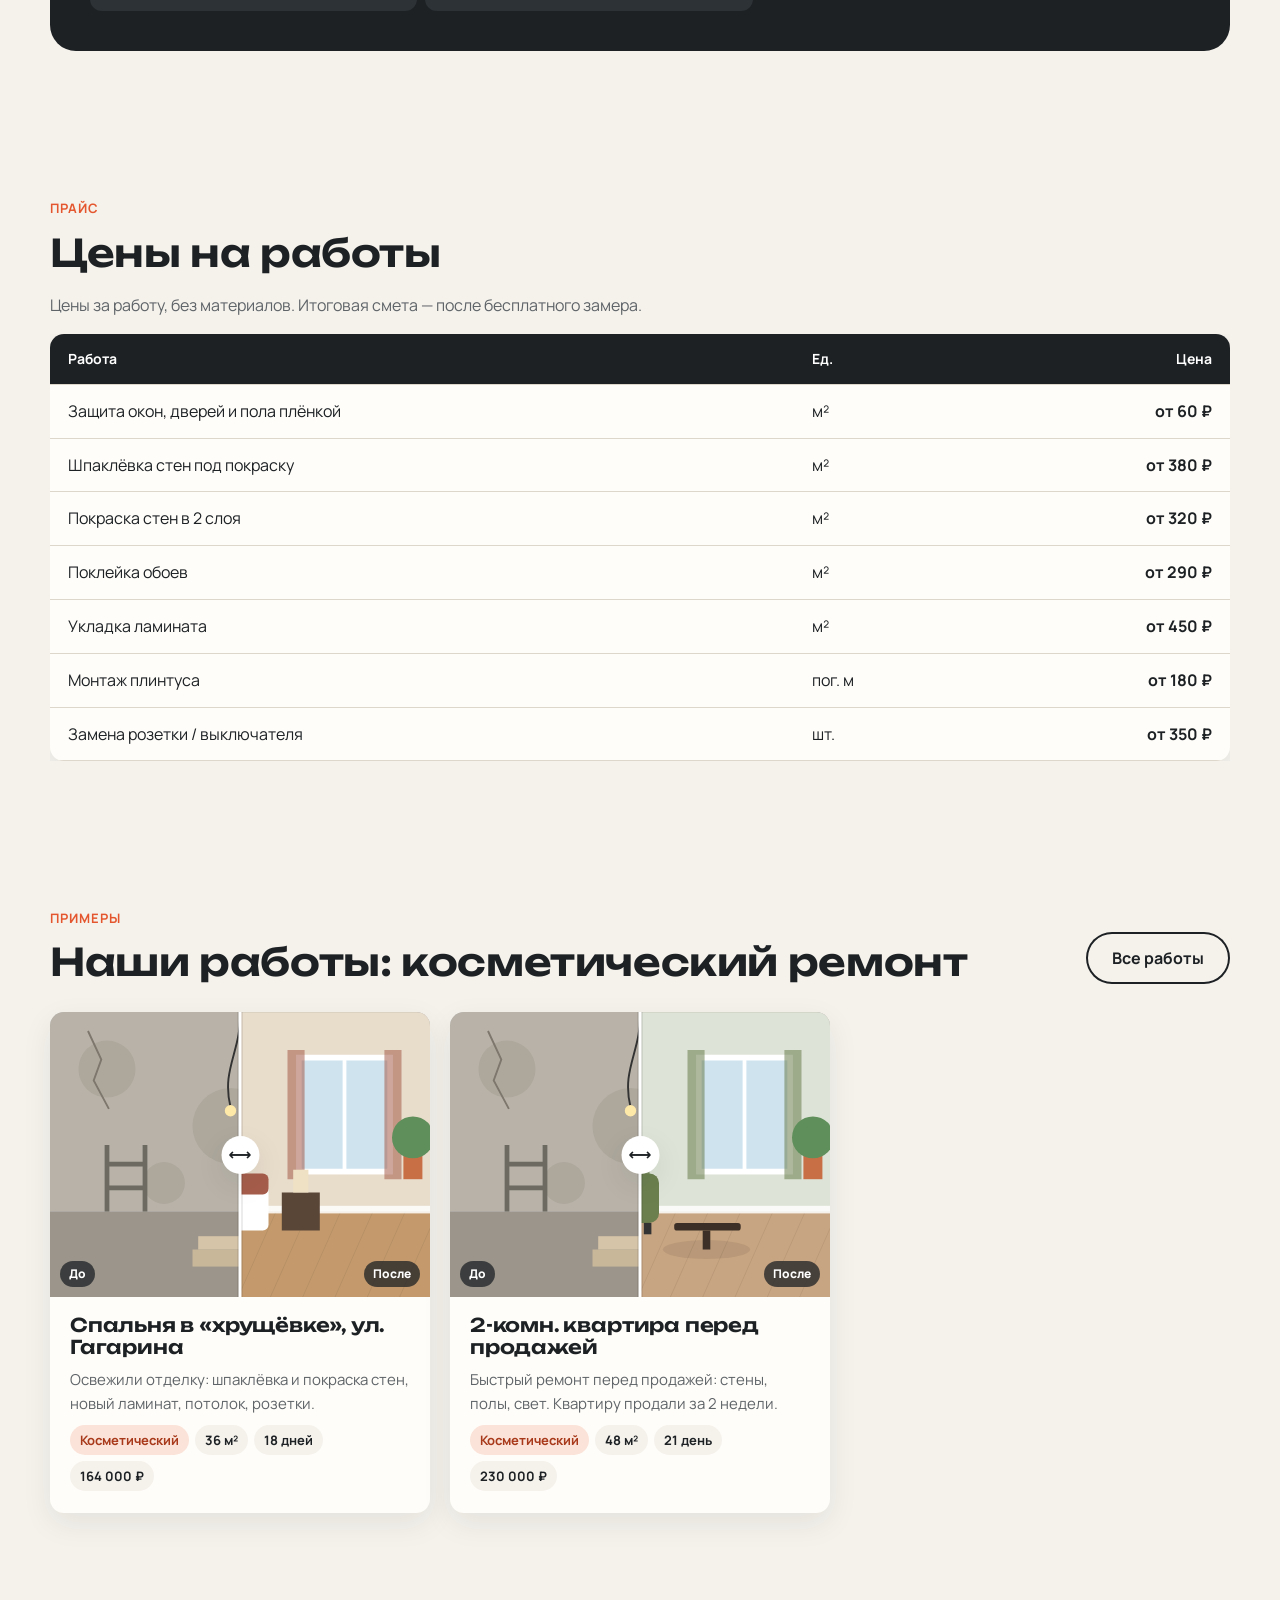
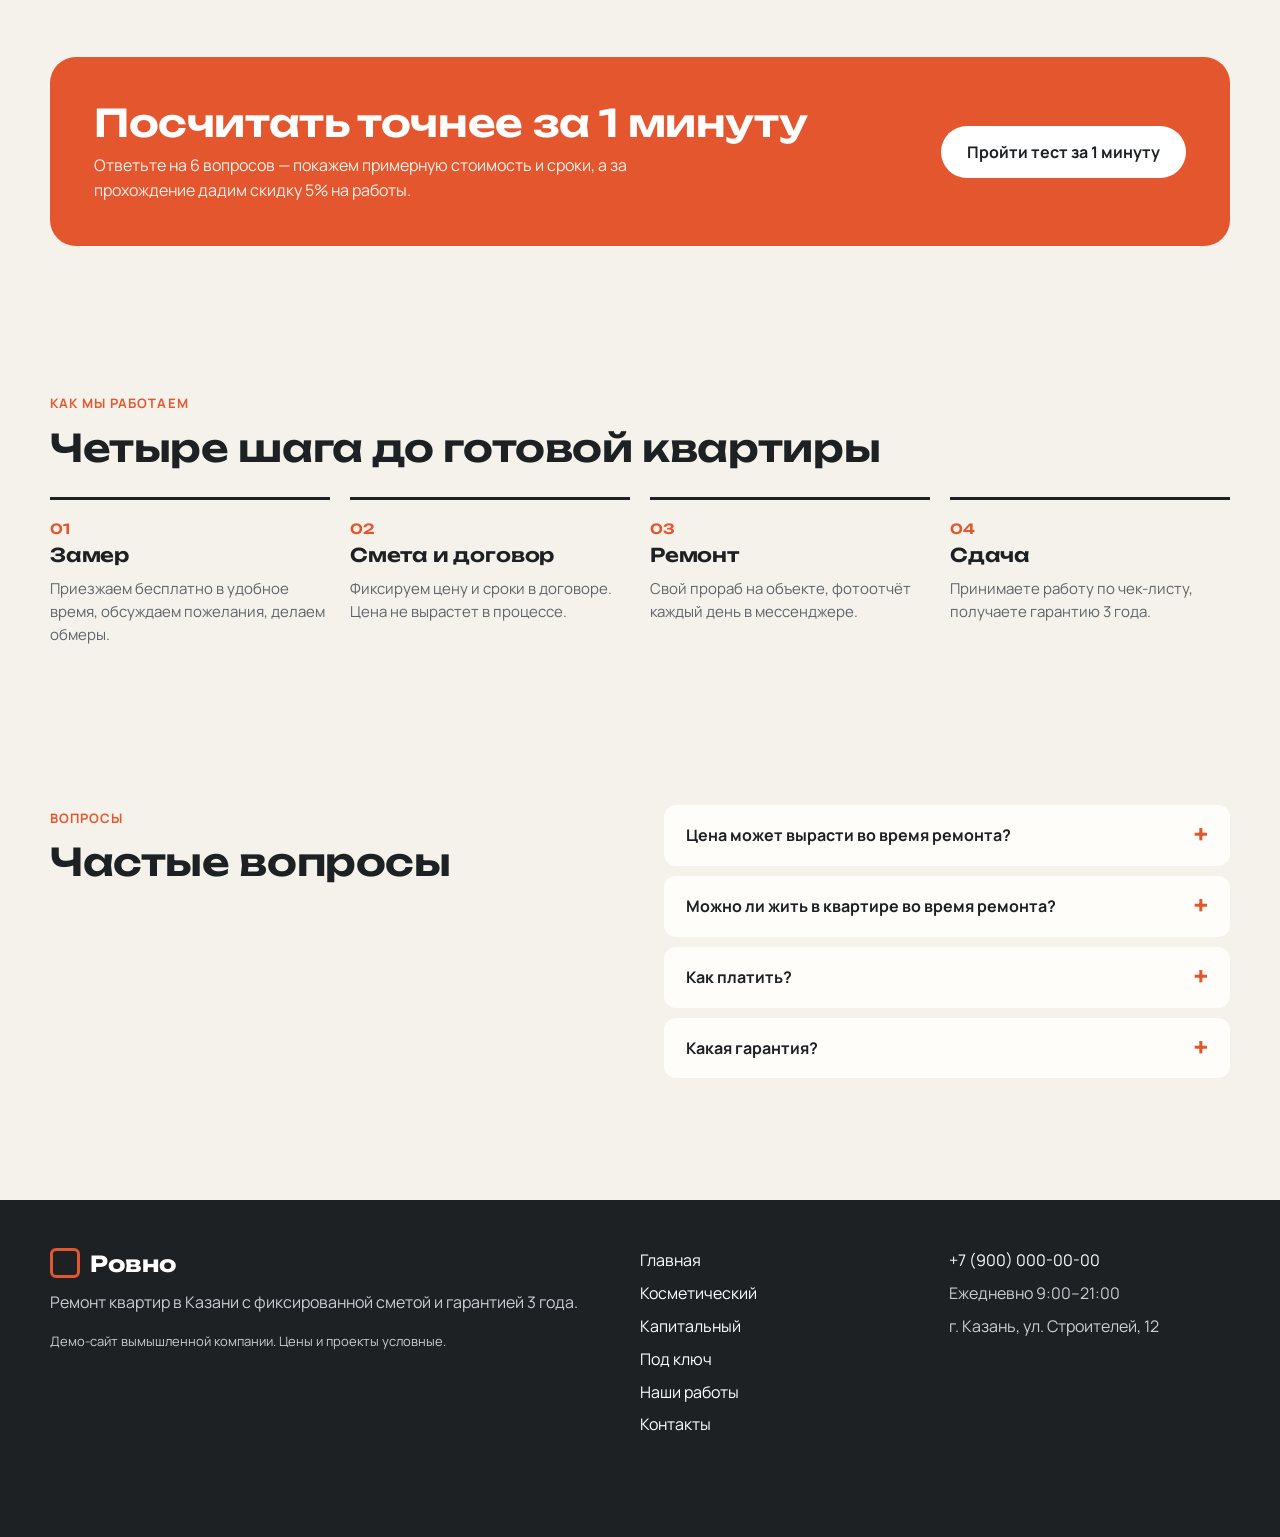
<file: kosmeticheskiy-remont/index.html>
<!doctype html>
<html lang="ru">
<head>
<meta charset="utf-8">
<meta name="viewport" content="width=device-width, initial-scale=1">
<title>Косметический ремонт квартиры — цена от 4 500 ₽ за м² | Ровно</title>
<meta name="description" content="Косметический ремонт квартир в Казани: покраска, обои, ламинат, потолки. Цена за м², онлайн-калькулятор, срок от 14 дней, гарантия.">
<link rel="canonical" href="https://almadorr.github.io/remont-rovno-demo/kosmeticheskiy-remont/">
<meta property="og:title" content="Косметический ремонт квартиры — цена от 4 500 ₽ за м² | Ровно">
<meta property="og:description" content="Косметический ремонт квартир в Казани: покраска, обои, ламинат, потолки. Цена за м², онлайн-калькулятор, срок от 14 дней, гарантия.">
<meta property="og:type" content="website">
<meta name="theme-color" content="#1d2124">
<link rel="icon" href="data:image/svg+xml,%3Csvg xmlns='http://www.w3.org/2000/svg' viewBox='0 0 32 32'%3E%3Crect x='3' y='3' width='26' height='26' rx='5' fill='none' stroke='%23e4572e' stroke-width='4'/%3E%3Crect x='9' y='20' width='14' height='3' fill='%231d2124'/%3E%3C/svg%3E">
<link rel="preconnect" href="https://fonts.googleapis.com"><link rel="preconnect" href="https://fonts.gstatic.com" crossorigin>
<link href="https://fonts.googleapis.com/css2?family=Manrope:wght@400;500;600;700;800&family=Unbounded:wght@500;600&display=swap" rel="stylesheet">
<link rel="stylesheet" href="../assets/style.css">
</head>
<body>
<header class="top"><div class="wrap">
  <a class="logo" href="../"><i></i>Ровно</a>
  <nav class="nav" aria-label="Меню"><a href="../">Главная</a><a href="../kosmeticheskiy-remont/" aria-current="page">Косметический</a><a href="../kapitalnyy-remont/">Капитальный</a><a href="../remont-pod-klyuch/">Под ключ</a><a href="../nashi-raboty/">Наши работы</a><a href="../kontakty/">Контакты</a></nav>
  <a class="top-phone" href="tel:+79000000000">+7 (900) 000-00-00</a>
  <button class="burger" aria-label="Открыть меню" aria-expanded="false"><span></span></button>
</div></header>
<nav class="wrap crumbs" aria-label="Навигация"><a href="../">Главная</a> / Косметический ремонт квартир</nav>
<main>
<section class="hero"><div class="wrap hero-grid"><div>
  <span class="eyebrow">Услуги · срок от 14 дней</span><h1>Косметический ремонт квартир</h1><p class="lead">Быстро обновим отделку, не трогая стены и коммуникации. Подходит для квартир в хорошем состоянии, перед продажей или сдачей в аренду.</p>
  <div class="hero-actions"><a class="btn btn-accent" href="#calc">Рассчитать стоимость</a><button class="btn btn-ghost" data-lead="Вызвать замерщика">Вызвать замерщика</button></div>
  <div class="facts"><div><b>от <span data-from="cosmetic"></span> ₽</b><span>за м² работ</span></div><div><b>14 дней</b><span>срок</span></div></div>
</div><div class="contact-box"><h3>Что входит</h3><ul class="incl"><li>Защита мебели и окон плёнкой</li><li>Шпаклёвка и покраска стен или обои</li><li>Новый ламинат и плинтуса</li><li>Покраска или натяжной потолок</li><li>Замена розеток, выключателей, светильников</li><li>Вывоз мусора и уборка</li></ul></div></div></section>
<section id="calc" style="padding-top:0;scroll-margin-top:70px"><div class="wrap"><div class="calc" data-calc="cosmetic"></div></div></section>
<section><div class="wrap"><span class="eyebrow">Прайс</span><h2>Цены на работы</h2><p class="muted">Цены за работу, без материалов. Итоговая смета — после бесплатного замера.</p>
<div style="overflow-x:auto"><table class="price-table"><thead><tr><th>Работа</th><th>Ед.</th><th>Цена</th></tr></thead><tbody data-prices="cosmetic"></tbody></table></div></div></section>
<section><div class="wrap"><div class="head-row"><div><span class="eyebrow">Примеры</span><h2 style="margin:0">Наши работы: косметический ремонт</h2></div><a class="btn btn-ghost" href="../nashi-raboty/">Все работы</a></div>
<div class="works"><article class="work" data-type="cosmetic">
  <div class="ba"><img src="../assets/img/work2-before.svg" alt="До ремонта: Спальня в «хрущёвке», ул. Гагарина" loading="lazy"><img class="after" src="../assets/img/work2-after.svg" alt="После ремонта: Спальня в «хрущёвке», ул. Гагарина" loading="lazy"><div class="bar"></div><span class="lb l">До</span><span class="lb r">После</span><input type="range" min="0" max="100" value="50" aria-label="Сравнить до и после"></div>
  <div class="body"><h3>Спальня в «хрущёвке», ул. Гагарина</h3><p class="muted" style="font-size:15px;margin:0">Освежили отделку: шпаклёвка и покраска стен, новый ламинат, потолок, розетки.</p>
  <div class="meta"><span class="pill acc">Косметический</span><span class="pill">36 м²</span><span class="pill">18 дней</span><span class="pill">164 000 ₽</span></div></div>
</article>
<article class="work" data-type="cosmetic">
  <div class="ba"><img src="../assets/img/work6-before.svg" alt="До ремонта: 2-комн. квартира перед продажей" loading="lazy"><img class="after" src="../assets/img/work6-after.svg" alt="После ремонта: 2-комн. квартира перед продажей" loading="lazy"><div class="bar"></div><span class="lb l">До</span><span class="lb r">После</span><input type="range" min="0" max="100" value="50" aria-label="Сравнить до и после"></div>
  <div class="body"><h3>2-комн. квартира перед продажей</h3><p class="muted" style="font-size:15px;margin:0">Быстрый ремонт перед продажей: стены, полы, свет. Квартиру продали за 2 недели.</p>
  <div class="meta"><span class="pill acc">Косметический</span><span class="pill">48 м²</span><span class="pill">21 день</span><span class="pill">230 000 ₽</span></div></div>
</article></div></div></section>
<section><div class="wrap"><div class="quiz-cta">
  <div><h2>Посчитать точнее за 1 минуту</h2><p>Ответьте на 6 вопросов — покажем примерную стоимость и сроки, а за прохождение дадим скидку 5% на работы.</p></div>
  <button class="btn btn-light" data-quiz>Пройти тест за 1 минуту</button>
</div></div></section>
<section><div class="wrap"><span class="eyebrow">Как мы работаем</span><h2>Четыре шага до готовой квартиры</h2><div class="steps" style="margin-top:28px">
<div class="step"><h3>Замер</h3><p>Приезжаем бесплатно в удобное время, обсуждаем пожелания, делаем обмеры.</p></div>
<div class="step"><h3>Смета и договор</h3><p>Фиксируем цену и сроки в договоре. Цена не вырастет в процессе.</p></div>
<div class="step"><h3>Ремонт</h3><p>Свой прораб на объекте, фотоотчёт каждый день в мессенджере.</p></div>
<div class="step"><h3>Сдача</h3><p>Принимаете работу по чек-листу, получаете гарантию 3 года.</p></div>
</div></div></section>
<section><div class="wrap two-col"><div><span class="eyebrow">Вопросы</span><h2>Частые вопросы</h2></div><div class="faq"><details><summary>Цена может вырасти во время ремонта?</summary><p>Нет. Стоимость работ фиксируется в договоре после замера. Дополнительные работы — только по вашему письменному согласию.</p></details><details><summary>Можно ли жить в квартире во время ремонта?</summary><p>При косметическом ремонте — да, работаем по комнатам. При капитальном лучше переехать на время.</p></details><details><summary>Как платить?</summary><p>Поэтапно: после каждого закрытого этапа. Предоплата — только на черновые материалы.</p></details><details><summary>Какая гарантия?</summary><p>3 года на все работы по договору. Если что-то пойдёт не так — приедем и исправим бесплатно.</p></details></div></div></section>
</main>
<footer><div class="wrap">
  <div><a class="logo" href="../"><i></i>Ровно</a><p>Ремонт квартир в Казани с фиксированной сметой и гарантией 3 года.</p><p style="font-size:13px">Демо-сайт вымышленной компании. Цены и проекты условные.</p></div>
  <div><ul><li><a href="../">Главная</a></li><li><a href="../kosmeticheskiy-remont/">Косметический</a></li><li><a href="../kapitalnyy-remont/">Капитальный</a></li><li><a href="../remont-pod-klyuch/">Под ключ</a></li><li><a href="../nashi-raboty/">Наши работы</a></li><li><a href="../kontakty/">Контакты</a></li></ul></div>
  <div><ul><li><a href="tel:+79000000000">+7 (900) 000-00-00</a></li><li>Ежедневно 9:00–21:00</li><li>г. Казань, ул. Строителей, 12</li></ul></div>
</div></footer>
<div class="mbar"><button class="btn btn-ghost" data-quiz>Пройти тест</button><a class="btn btn-accent" href="../#calc">Калькулятор</a></div>

<div class="modal" id="lead" role="dialog" aria-modal="true" aria-label="Заявка"><div class="modal-box">
  <button class="modal-x" aria-label="Закрыть">×</button>
  <h2 style="font-size:26px">Заявка</h2><p class="muted">Перезвоним, ответим на вопросы и договоримся о бесплатном замере.</p>
  <div class="lead-body"></div>
</div></div>
<div class="modal" id="quiz" role="dialog" aria-modal="true" aria-label="Тест: рассчитать ремонт"><div class="modal-box">
  <button class="modal-x" aria-label="Закрыть">×</button>
  <span class="eyebrow">Тест на 1 минуту</span>
  <div class="q-progress"><i></i></div>
  <div class="quiz-body"></div>
</div></div>
<script src="../assets/prices.js"></script>
<script src="../assets/app.js"></script>
</body>
</html>
</file>
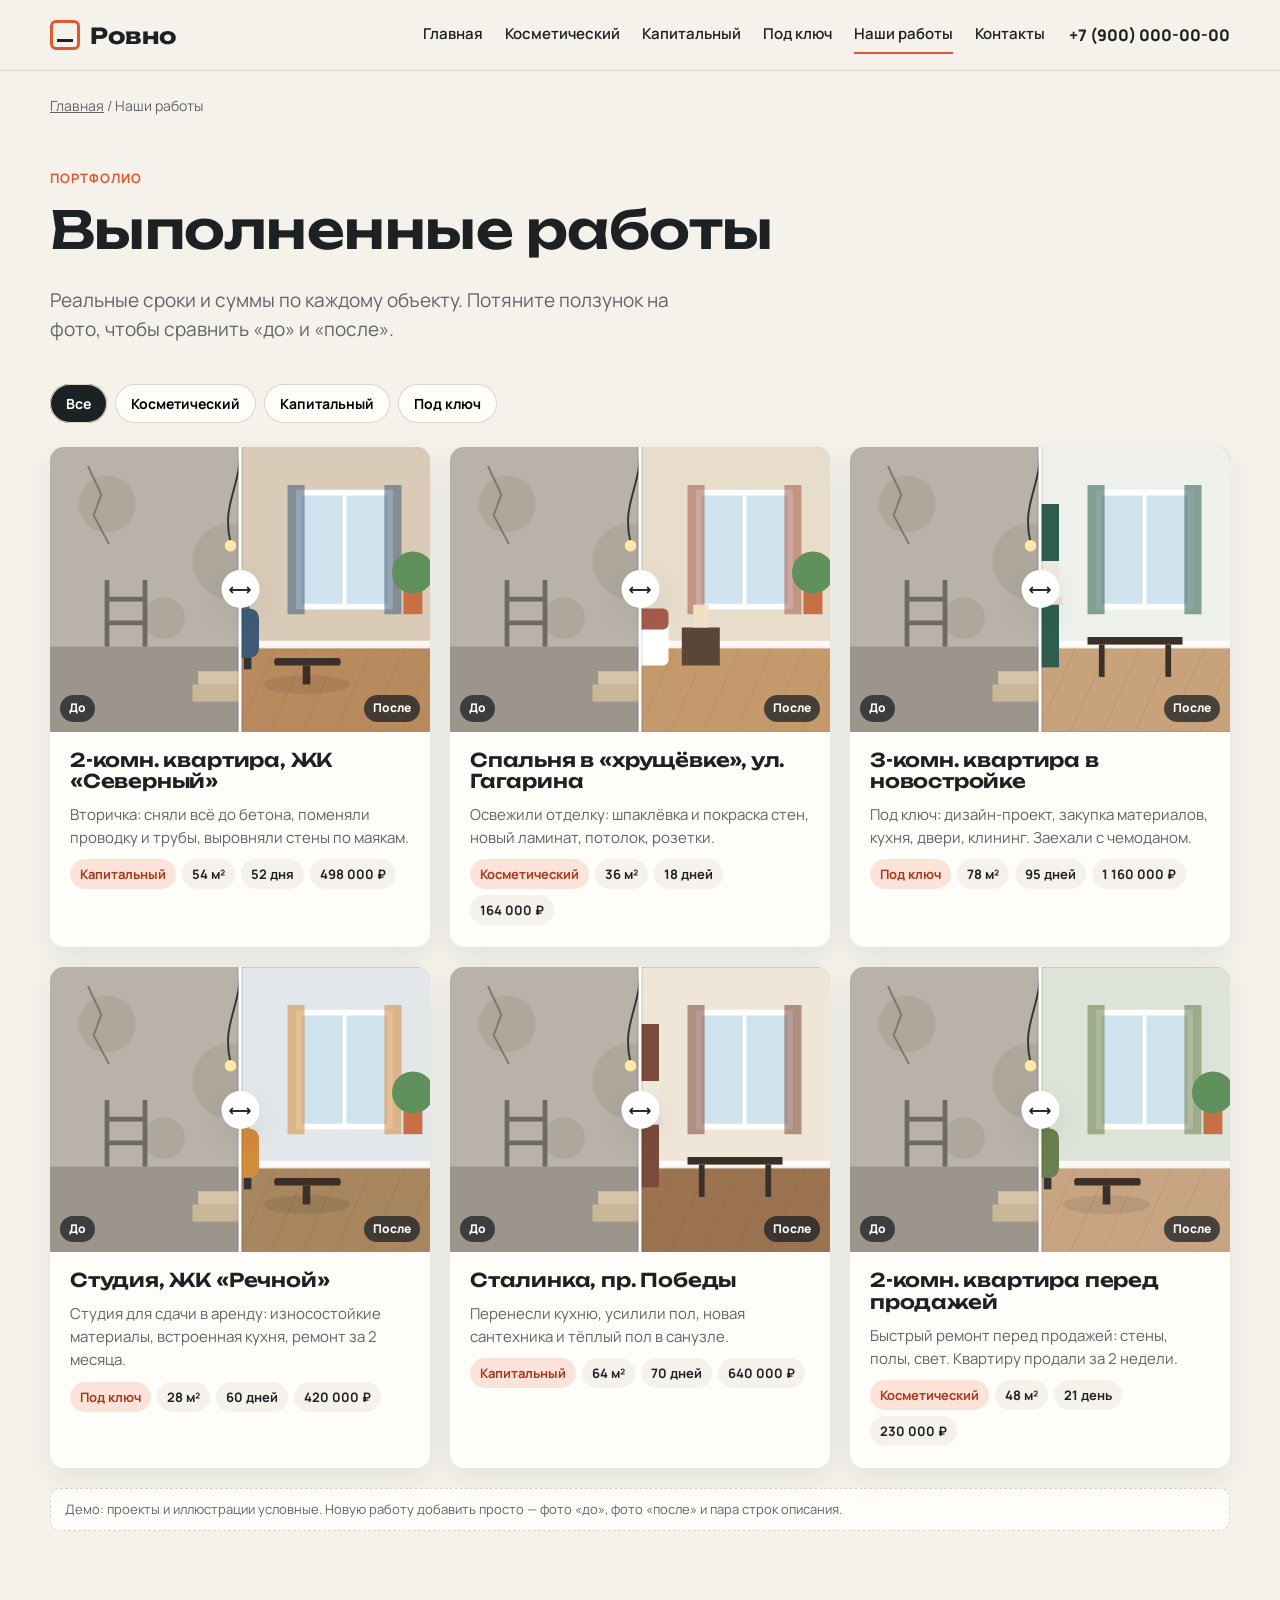
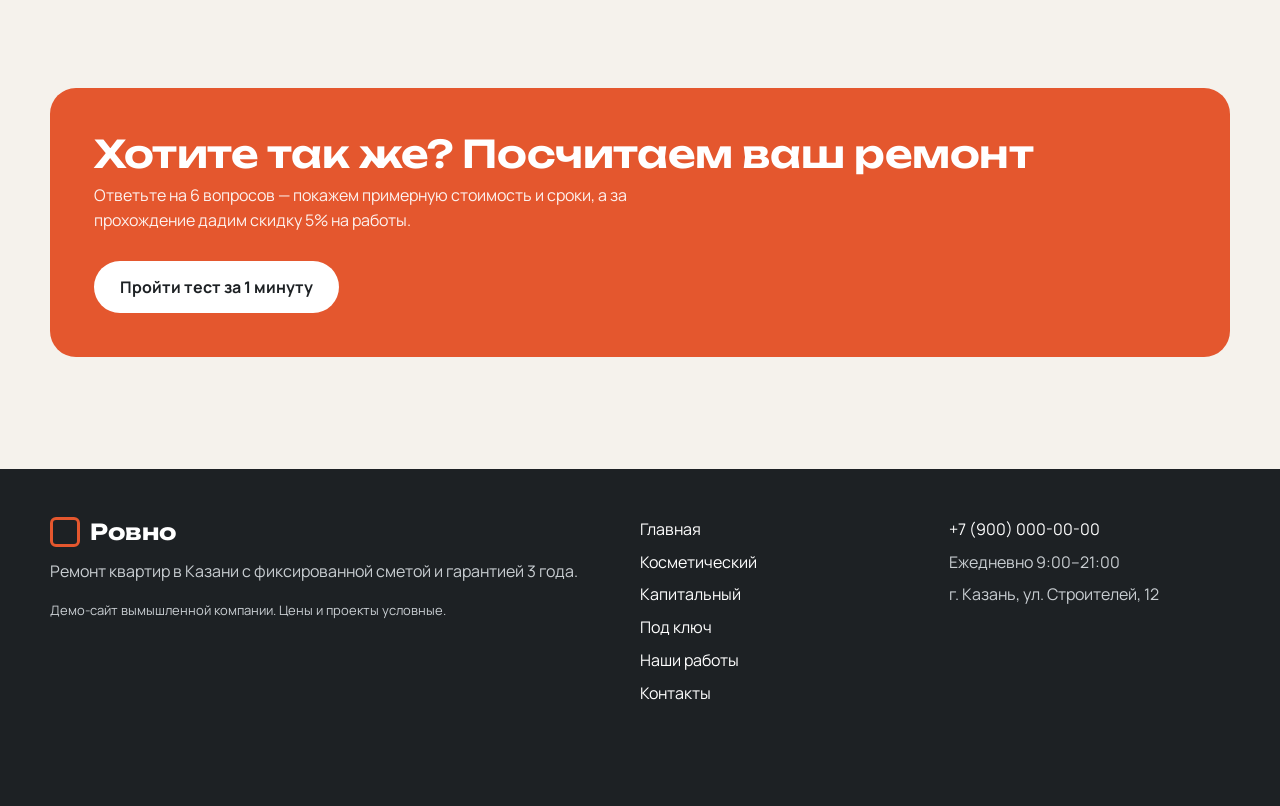
<file: nashi-raboty/index.html>
<!doctype html>
<html lang="ru">
<head>
<meta charset="utf-8">
<meta name="viewport" content="width=device-width, initial-scale=1">
<title>Выполненные работы: фото ремонта квартир до и после | Ровно</title>
<meta name="description" content="Фото квартир до и после ремонта: косметический, капитальный и под ключ. Площадь, сроки и стоимость каждого проекта. Ровно, Казань.">
<link rel="canonical" href="https://almadorr.github.io/remont-rovno-demo/nashi-raboty/">
<meta property="og:title" content="Выполненные работы: фото ремонта квартир до и после | Ровно">
<meta property="og:description" content="Фото квартир до и после ремонта: косметический, капитальный и под ключ. Площадь, сроки и стоимость каждого проекта. Ровно, Казань.">
<meta property="og:type" content="website">
<meta name="theme-color" content="#1d2124">
<link rel="icon" href="data:image/svg+xml,%3Csvg xmlns='http://www.w3.org/2000/svg' viewBox='0 0 32 32'%3E%3Crect x='3' y='3' width='26' height='26' rx='5' fill='none' stroke='%23e4572e' stroke-width='4'/%3E%3Crect x='9' y='20' width='14' height='3' fill='%231d2124'/%3E%3C/svg%3E">
<link rel="preconnect" href="https://fonts.googleapis.com"><link rel="preconnect" href="https://fonts.gstatic.com" crossorigin>
<link href="https://fonts.googleapis.com/css2?family=Manrope:wght@400;500;600;700;800&family=Unbounded:wght@500;600&display=swap" rel="stylesheet">
<link rel="stylesheet" href="../assets/style.css">
</head>
<body>
<header class="top"><div class="wrap">
  <a class="logo" href="../"><i></i>Ровно</a>
  <nav class="nav" aria-label="Меню"><a href="../">Главная</a><a href="../kosmeticheskiy-remont/">Косметический</a><a href="../kapitalnyy-remont/">Капитальный</a><a href="../remont-pod-klyuch/">Под ключ</a><a href="../nashi-raboty/" aria-current="page">Наши работы</a><a href="../kontakty/">Контакты</a></nav>
  <a class="top-phone" href="tel:+79000000000">+7 (900) 000-00-00</a>
  <button class="burger" aria-label="Открыть меню" aria-expanded="false"><span></span></button>
</div></header>
<nav class="wrap crumbs" aria-label="Навигация"><a href="../">Главная</a> / Наши работы</nav>
<main>
<section class="hero" style="padding-bottom:20px"><div class="wrap"><span class="eyebrow">Портфолио</span><h1>Выполненные работы</h1><p class="lead muted" style="max-width:640px">Реальные сроки и суммы по каждому объекту. Потяните ползунок на фото, чтобы сравнить «до» и «после».</p></div></section>
<section style="padding-top:0"><div class="wrap"><div class="filters" style="margin-bottom:24px"><button data-f="all" aria-pressed="true">Все</button><button data-f="cosmetic" aria-pressed="false">Косметический</button><button data-f="capital" aria-pressed="false">Капитальный</button><button data-f="turnkey" aria-pressed="false">Под ключ</button></div>
<div class="works"><article class="work" data-type="capital">
  <div class="ba"><img src="../assets/img/work1-before.svg" alt="До ремонта: 2-комн. квартира, ЖК «Северный»" loading="lazy"><img class="after" src="../assets/img/work1-after.svg" alt="После ремонта: 2-комн. квартира, ЖК «Северный»" loading="lazy"><div class="bar"></div><span class="lb l">До</span><span class="lb r">После</span><input type="range" min="0" max="100" value="50" aria-label="Сравнить до и после"></div>
  <div class="body"><h3>2-комн. квартира, ЖК «Северный»</h3><p class="muted" style="font-size:15px;margin:0">Вторичка: сняли всё до бетона, поменяли проводку и трубы, выровняли стены по маякам.</p>
  <div class="meta"><span class="pill acc">Капитальный</span><span class="pill">54 м²</span><span class="pill">52 дня</span><span class="pill">498 000 ₽</span></div></div>
</article>
<article class="work" data-type="cosmetic">
  <div class="ba"><img src="../assets/img/work2-before.svg" alt="До ремонта: Спальня в «хрущёвке», ул. Гагарина" loading="lazy"><img class="after" src="../assets/img/work2-after.svg" alt="После ремонта: Спальня в «хрущёвке», ул. Гагарина" loading="lazy"><div class="bar"></div><span class="lb l">До</span><span class="lb r">После</span><input type="range" min="0" max="100" value="50" aria-label="Сравнить до и после"></div>
  <div class="body"><h3>Спальня в «хрущёвке», ул. Гагарина</h3><p class="muted" style="font-size:15px;margin:0">Освежили отделку: шпаклёвка и покраска стен, новый ламинат, потолок, розетки.</p>
  <div class="meta"><span class="pill acc">Косметический</span><span class="pill">36 м²</span><span class="pill">18 дней</span><span class="pill">164 000 ₽</span></div></div>
</article>
<article class="work" data-type="turnkey">
  <div class="ba"><img src="../assets/img/work3-before.svg" alt="До ремонта: 3-комн. квартира в новостройке" loading="lazy"><img class="after" src="../assets/img/work3-after.svg" alt="После ремонта: 3-комн. квартира в новостройке" loading="lazy"><div class="bar"></div><span class="lb l">До</span><span class="lb r">После</span><input type="range" min="0" max="100" value="50" aria-label="Сравнить до и после"></div>
  <div class="body"><h3>3-комн. квартира в новостройке</h3><p class="muted" style="font-size:15px;margin:0">Под ключ: дизайн-проект, закупка материалов, кухня, двери, клининг. Заехали с чемоданом.</p>
  <div class="meta"><span class="pill acc">Под ключ</span><span class="pill">78 м²</span><span class="pill">95 дней</span><span class="pill">1 160 000 ₽</span></div></div>
</article>
<article class="work" data-type="turnkey">
  <div class="ba"><img src="../assets/img/work4-before.svg" alt="До ремонта: Студия, ЖК «Речной»" loading="lazy"><img class="after" src="../assets/img/work4-after.svg" alt="После ремонта: Студия, ЖК «Речной»" loading="lazy"><div class="bar"></div><span class="lb l">До</span><span class="lb r">После</span><input type="range" min="0" max="100" value="50" aria-label="Сравнить до и после"></div>
  <div class="body"><h3>Студия, ЖК «Речной»</h3><p class="muted" style="font-size:15px;margin:0">Студия для сдачи в аренду: износостойкие материалы, встроенная кухня, ремонт за 2 месяца.</p>
  <div class="meta"><span class="pill acc">Под ключ</span><span class="pill">28 м²</span><span class="pill">60 дней</span><span class="pill">420 000 ₽</span></div></div>
</article>
<article class="work" data-type="capital">
  <div class="ba"><img src="../assets/img/work5-before.svg" alt="До ремонта: Сталинка, пр. Победы" loading="lazy"><img class="after" src="../assets/img/work5-after.svg" alt="После ремонта: Сталинка, пр. Победы" loading="lazy"><div class="bar"></div><span class="lb l">До</span><span class="lb r">После</span><input type="range" min="0" max="100" value="50" aria-label="Сравнить до и после"></div>
  <div class="body"><h3>Сталинка, пр. Победы</h3><p class="muted" style="font-size:15px;margin:0">Перенесли кухню, усилили пол, новая сантехника и тёплый пол в санузле.</p>
  <div class="meta"><span class="pill acc">Капитальный</span><span class="pill">64 м²</span><span class="pill">70 дней</span><span class="pill">640 000 ₽</span></div></div>
</article>
<article class="work" data-type="cosmetic">
  <div class="ba"><img src="../assets/img/work6-before.svg" alt="До ремонта: 2-комн. квартира перед продажей" loading="lazy"><img class="after" src="../assets/img/work6-after.svg" alt="После ремонта: 2-комн. квартира перед продажей" loading="lazy"><div class="bar"></div><span class="lb l">До</span><span class="lb r">После</span><input type="range" min="0" max="100" value="50" aria-label="Сравнить до и после"></div>
  <div class="body"><h3>2-комн. квартира перед продажей</h3><p class="muted" style="font-size:15px;margin:0">Быстрый ремонт перед продажей: стены, полы, свет. Квартиру продали за 2 недели.</p>
  <div class="meta"><span class="pill acc">Косметический</span><span class="pill">48 м²</span><span class="pill">21 день</span><span class="pill">230 000 ₽</span></div></div>
</article></div>
<p class="demo-note">Демо: проекты и иллюстрации условные. Новую работу добавить просто — фото «до», фото «после» и пара строк описания.</p></div></section>
<section><div class="wrap"><div class="quiz-cta">
  <div><h2>Хотите так же? Посчитаем ваш ремонт</h2><p>Ответьте на 6 вопросов — покажем примерную стоимость и сроки, а за прохождение дадим скидку 5% на работы.</p></div>
  <button class="btn btn-light" data-quiz>Пройти тест за 1 минуту</button>
</div></div></section>
</main>
<footer><div class="wrap">
  <div><a class="logo" href="../"><i></i>Ровно</a><p>Ремонт квартир в Казани с фиксированной сметой и гарантией 3 года.</p><p style="font-size:13px">Демо-сайт вымышленной компании. Цены и проекты условные.</p></div>
  <div><ul><li><a href="../">Главная</a></li><li><a href="../kosmeticheskiy-remont/">Косметический</a></li><li><a href="../kapitalnyy-remont/">Капитальный</a></li><li><a href="../remont-pod-klyuch/">Под ключ</a></li><li><a href="../nashi-raboty/">Наши работы</a></li><li><a href="../kontakty/">Контакты</a></li></ul></div>
  <div><ul><li><a href="tel:+79000000000">+7 (900) 000-00-00</a></li><li>Ежедневно 9:00–21:00</li><li>г. Казань, ул. Строителей, 12</li></ul></div>
</div></footer>
<div class="mbar"><button class="btn btn-ghost" data-quiz>Пройти тест</button><a class="btn btn-accent" href="../#calc">Калькулятор</a></div>

<div class="modal" id="lead" role="dialog" aria-modal="true" aria-label="Заявка"><div class="modal-box">
  <button class="modal-x" aria-label="Закрыть">×</button>
  <h2 style="font-size:26px">Заявка</h2><p class="muted">Перезвоним, ответим на вопросы и договоримся о бесплатном замере.</p>
  <div class="lead-body"></div>
</div></div>
<div class="modal" id="quiz" role="dialog" aria-modal="true" aria-label="Тест: рассчитать ремонт"><div class="modal-box">
  <button class="modal-x" aria-label="Закрыть">×</button>
  <span class="eyebrow">Тест на 1 минуту</span>
  <div class="q-progress"><i></i></div>
  <div class="quiz-body"></div>
</div></div>
<script src="../assets/prices.js"></script>
<script src="../assets/app.js"></script>
</body>
</html>
</file>
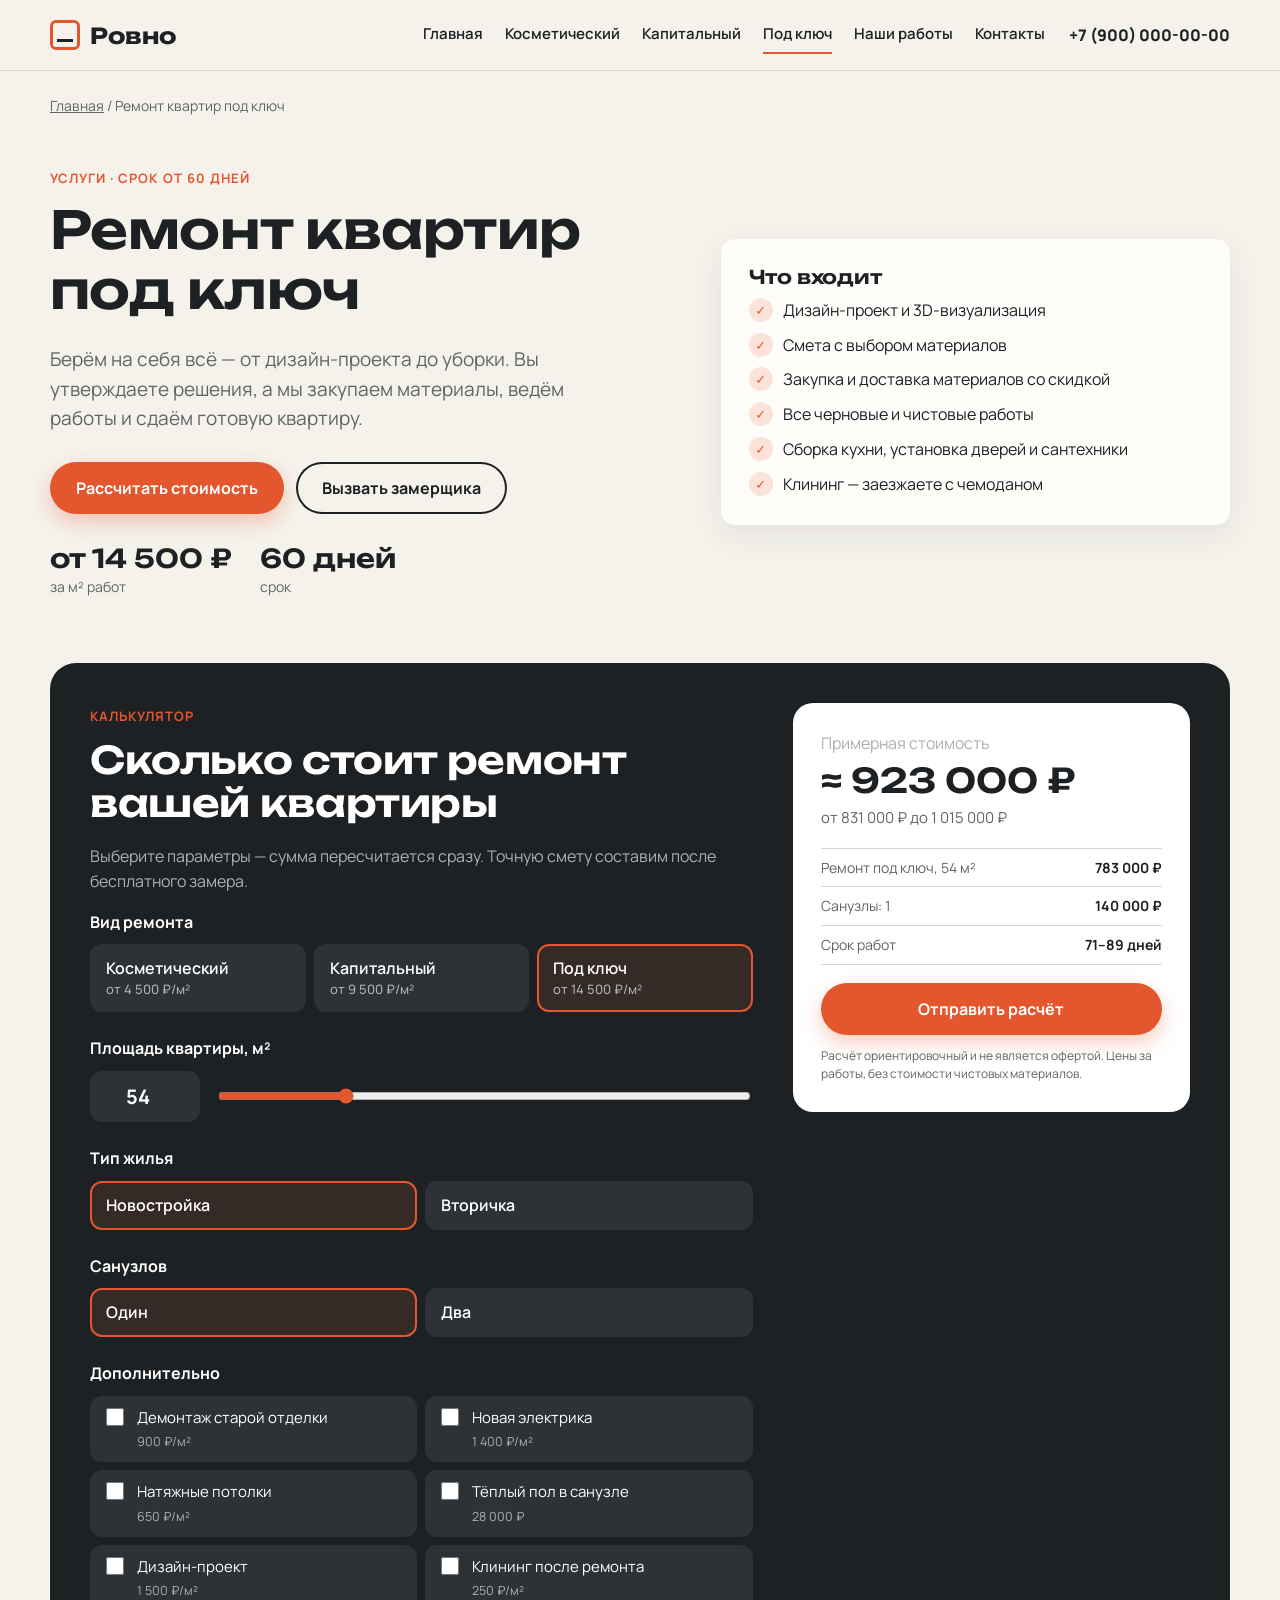
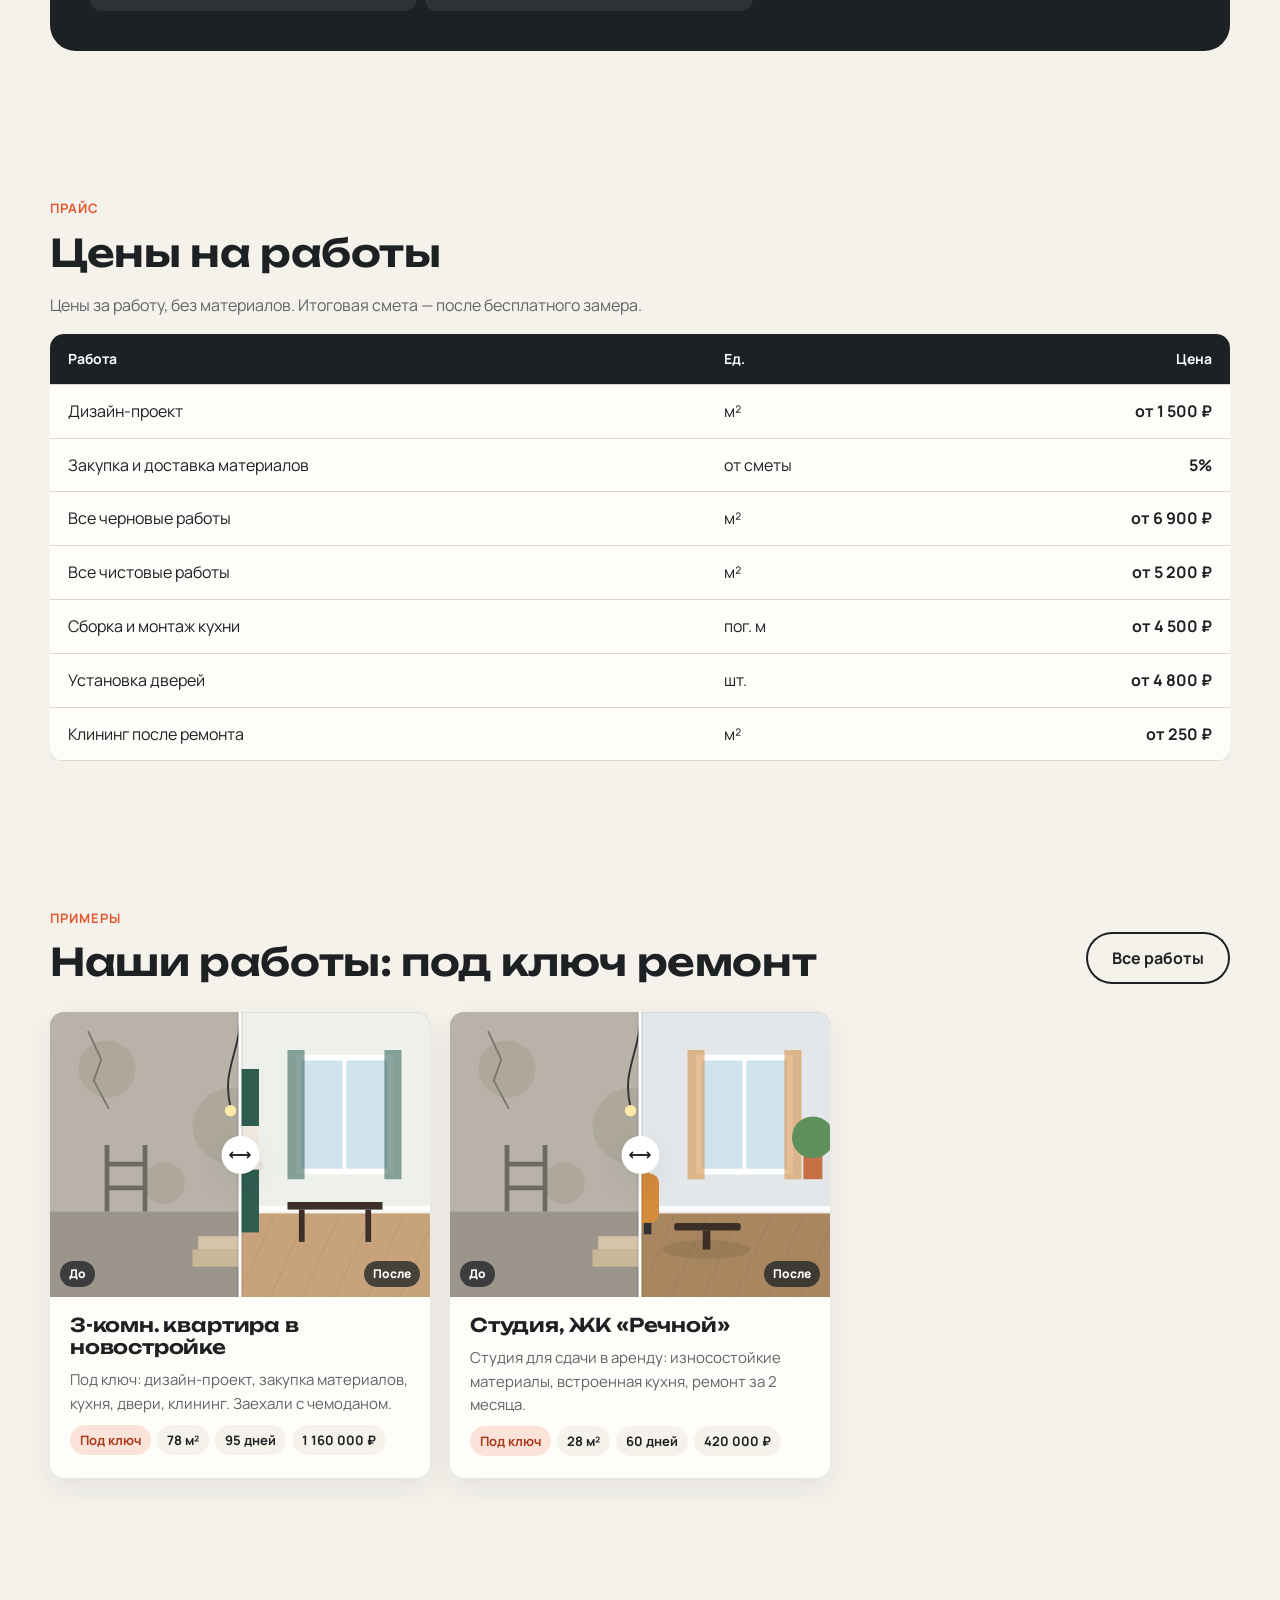
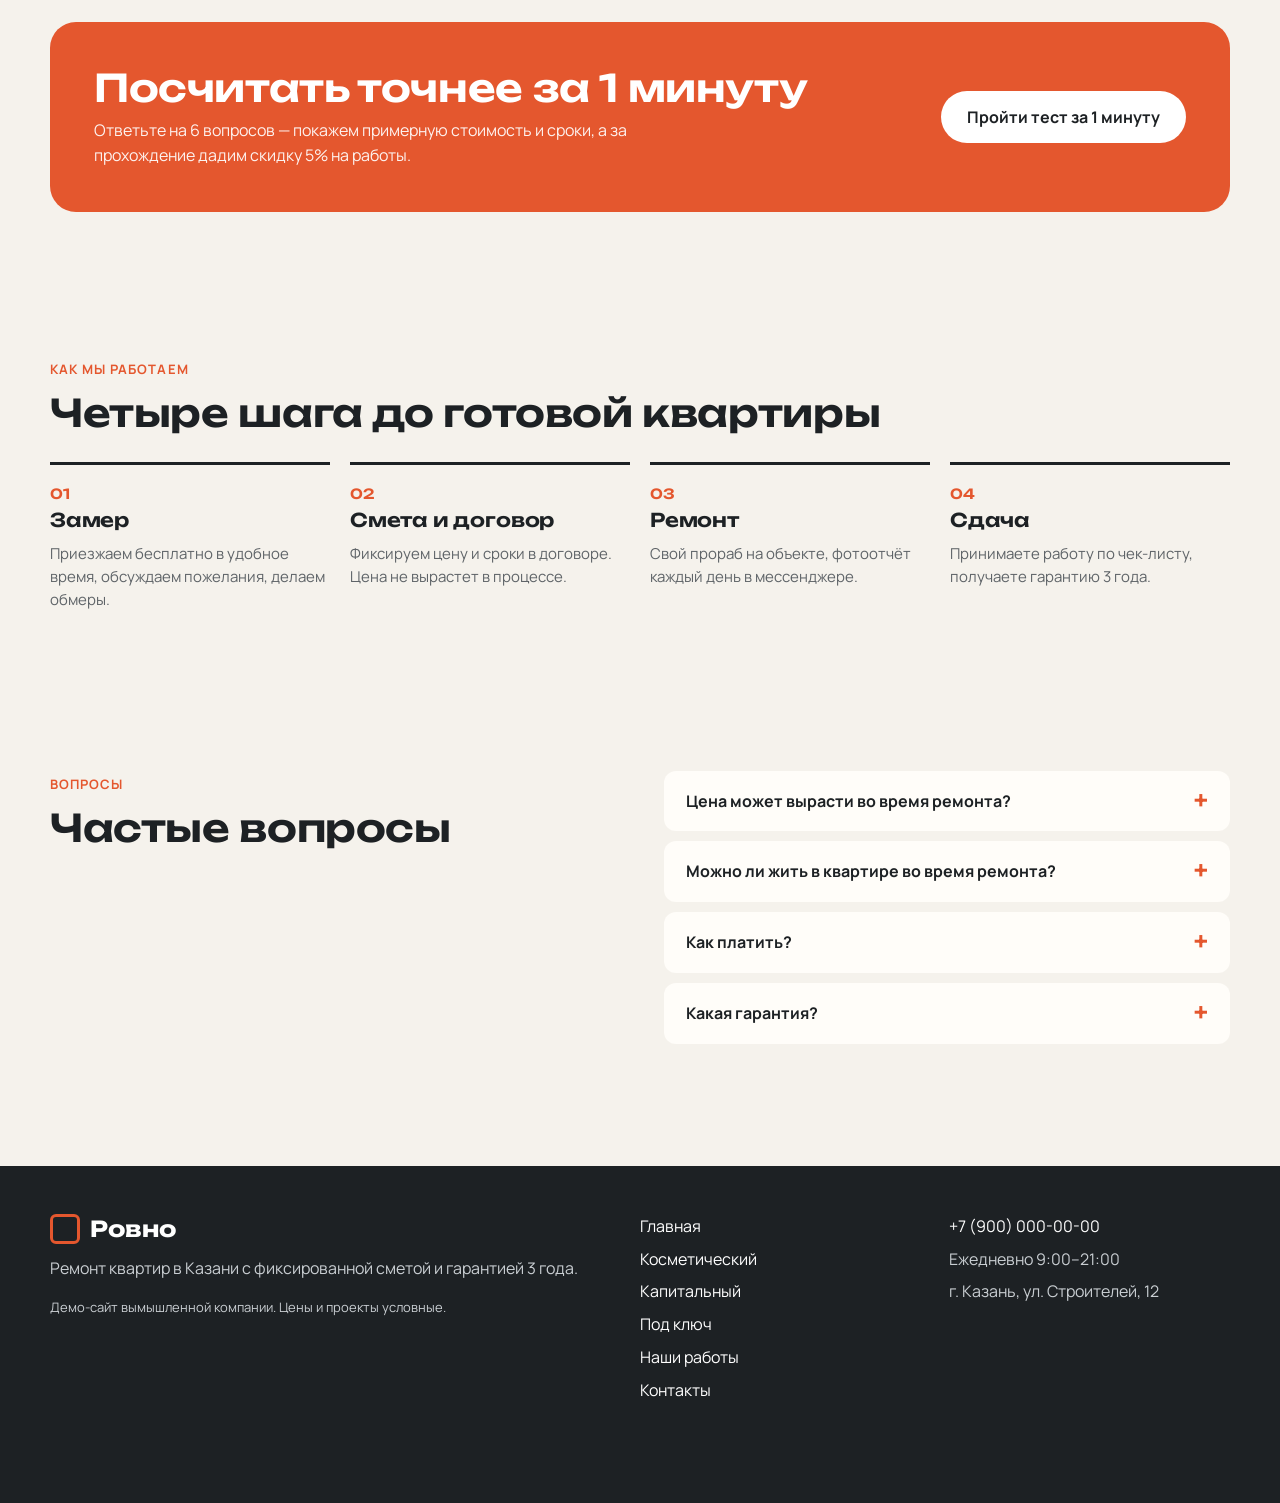
<file: remont-pod-klyuch/index.html>
<!doctype html>
<html lang="ru">
<head>
<meta charset="utf-8">
<meta name="viewport" content="width=device-width, initial-scale=1">
<title>Ремонт квартиры под ключ — цена от 14 500 ₽ за м² | Ровно</title>
<meta name="description" content="Ремонт квартир под ключ в Казани: дизайн-проект, закупка материалов, все работы, мебель и клининг. Заезжаете с чемоданом. Гарантия 3 года.">
<link rel="canonical" href="https://almadorr.github.io/remont-rovno-demo/remont-pod-klyuch/">
<meta property="og:title" content="Ремонт квартиры под ключ — цена от 14 500 ₽ за м² | Ровно">
<meta property="og:description" content="Ремонт квартир под ключ в Казани: дизайн-проект, закупка материалов, все работы, мебель и клининг. Заезжаете с чемоданом. Гарантия 3 года.">
<meta property="og:type" content="website">
<meta name="theme-color" content="#1d2124">
<link rel="icon" href="data:image/svg+xml,%3Csvg xmlns='http://www.w3.org/2000/svg' viewBox='0 0 32 32'%3E%3Crect x='3' y='3' width='26' height='26' rx='5' fill='none' stroke='%23e4572e' stroke-width='4'/%3E%3Crect x='9' y='20' width='14' height='3' fill='%231d2124'/%3E%3C/svg%3E">
<link rel="preconnect" href="https://fonts.googleapis.com"><link rel="preconnect" href="https://fonts.gstatic.com" crossorigin>
<link href="https://fonts.googleapis.com/css2?family=Manrope:wght@400;500;600;700;800&family=Unbounded:wght@500;600&display=swap" rel="stylesheet">
<link rel="stylesheet" href="../assets/style.css">
</head>
<body>
<header class="top"><div class="wrap">
  <a class="logo" href="../"><i></i>Ровно</a>
  <nav class="nav" aria-label="Меню"><a href="../">Главная</a><a href="../kosmeticheskiy-remont/">Косметический</a><a href="../kapitalnyy-remont/">Капитальный</a><a href="../remont-pod-klyuch/" aria-current="page">Под ключ</a><a href="../nashi-raboty/">Наши работы</a><a href="../kontakty/">Контакты</a></nav>
  <a class="top-phone" href="tel:+79000000000">+7 (900) 000-00-00</a>
  <button class="burger" aria-label="Открыть меню" aria-expanded="false"><span></span></button>
</div></header>
<nav class="wrap crumbs" aria-label="Навигация"><a href="../">Главная</a> / Ремонт квартир под ключ</nav>
<main>
<section class="hero"><div class="wrap hero-grid"><div>
  <span class="eyebrow">Услуги · срок от 60 дней</span><h1>Ремонт квартир под ключ</h1><p class="lead">Берём на себя всё — от дизайн-проекта до уборки. Вы утверждаете решения, а мы закупаем материалы, ведём работы и сдаём готовую квартиру.</p>
  <div class="hero-actions"><a class="btn btn-accent" href="#calc">Рассчитать стоимость</a><button class="btn btn-ghost" data-lead="Вызвать замерщика">Вызвать замерщика</button></div>
  <div class="facts"><div><b>от <span data-from="turnkey"></span> ₽</b><span>за м² работ</span></div><div><b>60 дней</b><span>срок</span></div></div>
</div><div class="contact-box"><h3>Что входит</h3><ul class="incl"><li>Дизайн-проект и 3D-визуализация</li><li>Смета с выбором материалов</li><li>Закупка и доставка материалов со скидкой</li><li>Все черновые и чистовые работы</li><li>Сборка кухни, установка дверей и сантехники</li><li>Клининг — заезжаете с чемоданом</li></ul></div></div></section>
<section id="calc" style="padding-top:0;scroll-margin-top:70px"><div class="wrap"><div class="calc" data-calc="turnkey"></div></div></section>
<section><div class="wrap"><span class="eyebrow">Прайс</span><h2>Цены на работы</h2><p class="muted">Цены за работу, без материалов. Итоговая смета — после бесплатного замера.</p>
<div style="overflow-x:auto"><table class="price-table"><thead><tr><th>Работа</th><th>Ед.</th><th>Цена</th></tr></thead><tbody data-prices="turnkey"></tbody></table></div></div></section>
<section><div class="wrap"><div class="head-row"><div><span class="eyebrow">Примеры</span><h2 style="margin:0">Наши работы: под ключ ремонт</h2></div><a class="btn btn-ghost" href="../nashi-raboty/">Все работы</a></div>
<div class="works"><article class="work" data-type="turnkey">
  <div class="ba"><img src="../assets/img/work3-before.svg" alt="До ремонта: 3-комн. квартира в новостройке" loading="lazy"><img class="after" src="../assets/img/work3-after.svg" alt="После ремонта: 3-комн. квартира в новостройке" loading="lazy"><div class="bar"></div><span class="lb l">До</span><span class="lb r">После</span><input type="range" min="0" max="100" value="50" aria-label="Сравнить до и после"></div>
  <div class="body"><h3>3-комн. квартира в новостройке</h3><p class="muted" style="font-size:15px;margin:0">Под ключ: дизайн-проект, закупка материалов, кухня, двери, клининг. Заехали с чемоданом.</p>
  <div class="meta"><span class="pill acc">Под ключ</span><span class="pill">78 м²</span><span class="pill">95 дней</span><span class="pill">1 160 000 ₽</span></div></div>
</article>
<article class="work" data-type="turnkey">
  <div class="ba"><img src="../assets/img/work4-before.svg" alt="До ремонта: Студия, ЖК «Речной»" loading="lazy"><img class="after" src="../assets/img/work4-after.svg" alt="После ремонта: Студия, ЖК «Речной»" loading="lazy"><div class="bar"></div><span class="lb l">До</span><span class="lb r">После</span><input type="range" min="0" max="100" value="50" aria-label="Сравнить до и после"></div>
  <div class="body"><h3>Студия, ЖК «Речной»</h3><p class="muted" style="font-size:15px;margin:0">Студия для сдачи в аренду: износостойкие материалы, встроенная кухня, ремонт за 2 месяца.</p>
  <div class="meta"><span class="pill acc">Под ключ</span><span class="pill">28 м²</span><span class="pill">60 дней</span><span class="pill">420 000 ₽</span></div></div>
</article></div></div></section>
<section><div class="wrap"><div class="quiz-cta">
  <div><h2>Посчитать точнее за 1 минуту</h2><p>Ответьте на 6 вопросов — покажем примерную стоимость и сроки, а за прохождение дадим скидку 5% на работы.</p></div>
  <button class="btn btn-light" data-quiz>Пройти тест за 1 минуту</button>
</div></div></section>
<section><div class="wrap"><span class="eyebrow">Как мы работаем</span><h2>Четыре шага до готовой квартиры</h2><div class="steps" style="margin-top:28px">
<div class="step"><h3>Замер</h3><p>Приезжаем бесплатно в удобное время, обсуждаем пожелания, делаем обмеры.</p></div>
<div class="step"><h3>Смета и договор</h3><p>Фиксируем цену и сроки в договоре. Цена не вырастет в процессе.</p></div>
<div class="step"><h3>Ремонт</h3><p>Свой прораб на объекте, фотоотчёт каждый день в мессенджере.</p></div>
<div class="step"><h3>Сдача</h3><p>Принимаете работу по чек-листу, получаете гарантию 3 года.</p></div>
</div></div></section>
<section><div class="wrap two-col"><div><span class="eyebrow">Вопросы</span><h2>Частые вопросы</h2></div><div class="faq"><details><summary>Цена может вырасти во время ремонта?</summary><p>Нет. Стоимость работ фиксируется в договоре после замера. Дополнительные работы — только по вашему письменному согласию.</p></details><details><summary>Можно ли жить в квартире во время ремонта?</summary><p>При косметическом ремонте — да, работаем по комнатам. При капитальном лучше переехать на время.</p></details><details><summary>Как платить?</summary><p>Поэтапно: после каждого закрытого этапа. Предоплата — только на черновые материалы.</p></details><details><summary>Какая гарантия?</summary><p>3 года на все работы по договору. Если что-то пойдёт не так — приедем и исправим бесплатно.</p></details></div></div></section>
</main>
<footer><div class="wrap">
  <div><a class="logo" href="../"><i></i>Ровно</a><p>Ремонт квартир в Казани с фиксированной сметой и гарантией 3 года.</p><p style="font-size:13px">Демо-сайт вымышленной компании. Цены и проекты условные.</p></div>
  <div><ul><li><a href="../">Главная</a></li><li><a href="../kosmeticheskiy-remont/">Косметический</a></li><li><a href="../kapitalnyy-remont/">Капитальный</a></li><li><a href="../remont-pod-klyuch/">Под ключ</a></li><li><a href="../nashi-raboty/">Наши работы</a></li><li><a href="../kontakty/">Контакты</a></li></ul></div>
  <div><ul><li><a href="tel:+79000000000">+7 (900) 000-00-00</a></li><li>Ежедневно 9:00–21:00</li><li>г. Казань, ул. Строителей, 12</li></ul></div>
</div></footer>
<div class="mbar"><button class="btn btn-ghost" data-quiz>Пройти тест</button><a class="btn btn-accent" href="../#calc">Калькулятор</a></div>

<div class="modal" id="lead" role="dialog" aria-modal="true" aria-label="Заявка"><div class="modal-box">
  <button class="modal-x" aria-label="Закрыть">×</button>
  <h2 style="font-size:26px">Заявка</h2><p class="muted">Перезвоним, ответим на вопросы и договоримся о бесплатном замере.</p>
  <div class="lead-body"></div>
</div></div>
<div class="modal" id="quiz" role="dialog" aria-modal="true" aria-label="Тест: рассчитать ремонт"><div class="modal-box">
  <button class="modal-x" aria-label="Закрыть">×</button>
  <span class="eyebrow">Тест на 1 минуту</span>
  <div class="q-progress"><i></i></div>
  <div class="quiz-body"></div>
</div></div>
<script src="../assets/prices.js"></script>
<script src="../assets/app.js"></script>
</body>
</html>
</file>
<file: assets/style.css>
:root{
  --bg:#f5f2ec; --paper:#fffdf9; --ink:#1d2124; --muted:#5f6468; --line:#ddd6ca;
  --accent:#e4572e; --accent-ink:#fff; --accent-soft:#fbe3d9; --dark:#1d2124; --ok:#2f8a57;
  --r:14px; --shadow:0 10px 30px rgba(29,33,36,.08);
  --h:"Unbounded",system-ui,sans-serif; --b:"Manrope",system-ui,sans-serif;
}
*{box-sizing:border-box}
html{scroll-behavior:smooth}
body{margin:0;background:var(--bg);color:var(--ink);font:16px/1.55 var(--b);-webkit-font-smoothing:antialiased}
img,svg{max-width:100%;display:block}
a{color:inherit}
.wrap{width:min(1180px,100% - 32px);margin-inline:auto}
h1,h2,h3{font-family:var(--h);font-weight:600;line-height:1.15;margin:0 0 .5em;letter-spacing:-.01em}
h1{font-size:clamp(28px,4.4vw,52px)}
h2{font-size:clamp(24px,3.4vw,38px)}
h3{font-size:19px}
p{margin:0 0 1em}
.muted{color:var(--muted)}
.eyebrow{display:inline-block;font-size:13px;font-weight:700;letter-spacing:.08em;text-transform:uppercase;color:var(--accent);margin-bottom:12px}
section{padding:72px 0}
.btn{display:inline-flex;align-items:center;justify-content:center;gap:8px;border:0;border-radius:999px;padding:15px 26px;font:700 16px var(--b);cursor:pointer;text-decoration:none;transition:transform .15s,background .15s,box-shadow .15s}
.btn:active{transform:scale(.98)}
.btn-accent{background:var(--accent);color:var(--accent-ink);box-shadow:0 8px 20px rgba(228,87,46,.3)}
.btn-accent:hover{background:#cf4720}
.btn-ghost{background:transparent;color:var(--ink);box-shadow:inset 0 0 0 2px var(--ink)}
.btn-ghost:hover{background:var(--ink);color:#fff}
.btn-light{background:#fff;color:var(--ink)}
:focus-visible{outline:3px solid var(--accent);outline-offset:3px}

/* Шапка */
.top{position:sticky;top:0;z-index:40;background:rgba(245,242,236,.92);backdrop-filter:blur(10px);border-bottom:1px solid var(--line)}
.top .wrap{display:flex;align-items:center;gap:24px;height:70px}
.logo{display:flex;align-items:center;gap:10px;text-decoration:none;font:700 22px var(--h)}
.logo i{width:30px;height:30px;border:3px solid var(--accent);border-radius:6px;position:relative}
.logo i::after{content:"";position:absolute;left:4px;right:4px;bottom:5px;height:3px;background:var(--ink)}
.nav{display:flex;gap:22px;margin-left:auto}
.nav a{text-decoration:none;font-weight:600;font-size:15px;padding:6px 0;border-bottom:2px solid transparent}
.nav a:hover,.nav a[aria-current]{border-color:var(--accent)}
.top-phone{font-weight:800;text-decoration:none;white-space:nowrap}
.burger{display:none;margin-left:auto;width:44px;height:44px;border:0;background:var(--ink);border-radius:10px;cursor:pointer;position:relative}
.burger span,.burger span::before,.burger span::after{position:absolute;left:12px;width:20px;height:2px;background:#fff;content:"";transition:.2s}
.burger span{top:21px}.burger span::before{top:-6px;left:0}.burger span::after{top:6px;left:0}
.menu-open .burger span{background:transparent}
.menu-open .burger span::before{top:0;transform:rotate(45deg)}
.menu-open .burger span::after{top:0;transform:rotate(-45deg)}

/* Хлебные крошки */
.crumbs{font-size:14px;color:var(--muted);padding-top:24px}
.crumbs a{color:var(--muted)}

/* Первый экран */
.hero{padding:48px 0 64px}
.hero-grid{display:grid;grid-template-columns:1.1fr .9fr;gap:48px;align-items:center}
.hero p.lead{font-size:19px;color:var(--muted);max-width:560px}
.hero-actions{display:flex;gap:12px;flex-wrap:wrap;margin:28px 0}
.facts{display:flex;gap:28px;flex-wrap:wrap;margin-top:8px}
.facts b{display:block;font:600 26px var(--h)}
.facts span{font-size:14px;color:var(--muted)}
.facts b span{font:inherit;color:inherit}
.plan{background:var(--paper);border-radius:22px;padding:22px;box-shadow:var(--shadow);position:relative}
.plan .tag{position:absolute;top:-14px;right:22px;background:var(--dark);color:#fff;font-size:13px;font-weight:700;padding:7px 14px;border-radius:999px}
.plan svg .wall{stroke:var(--ink);stroke-width:6;fill:none;stroke-linecap:square}
.plan svg .thin{stroke:var(--ink);stroke-width:1.5;fill:none}
.plan svg .dim{stroke:var(--accent);stroke-width:1.5}
.plan svg text{font:600 12px var(--b);fill:var(--muted)}
.plan svg .dimt{fill:var(--accent);font-weight:800}
.plan svg .room{fill:#f3eee5}

/* Карточки услуг */
.cards{display:grid;grid-template-columns:repeat(3,1fr);gap:20px}
.card{background:var(--paper);border-radius:var(--r);padding:28px;box-shadow:var(--shadow);display:flex;flex-direction:column;text-decoration:none;border:2px solid transparent;transition:border-color .2s,transform .2s}
a.card:hover{border-color:var(--accent);transform:translateY(-3px)}
.card .price{font:600 22px var(--h);margin:auto 0 0;padding-top:18px}
.card .price small{font:500 14px var(--b);color:var(--muted)}
.card ul{padding-left:18px;margin:0;color:var(--muted)}
.card .more{color:var(--accent);font-weight:700;margin-top:14px}
.num{font:600 14px var(--h);color:var(--accent)}

/* Калькулятор */
.calc{background:var(--dark);color:#fff;border-radius:26px;padding:40px;display:grid;grid-template-columns:1.25fr .75fr;gap:40px}
.calc h2{color:#fff}
.calc .muted{color:#aab0b5}
.field{margin-bottom:24px}
.field>label,.field>.lbl{display:block;font-weight:700;margin-bottom:10px}
.seg{display:grid;grid-template-columns:repeat(3,1fr);gap:8px}
.seg.two{grid-template-columns:repeat(2,1fr)}
.seg input{position:absolute;opacity:0;pointer-events:none}
.seg label{display:block;padding:12px 14px;border-radius:12px;background:#2c3236;cursor:pointer;border:2px solid transparent;transition:.15s;font-weight:600;line-height:1.3}
.seg label small{display:block;font-weight:500;color:#aab0b5;font-size:13px;margin-top:2px}
.seg input:checked+label{border-color:var(--accent);background:#352a26}
.seg input:focus-visible+label{outline:3px solid var(--accent);outline-offset:2px}
.area{display:flex;gap:16px;align-items:center}
.area input[type=number]{width:110px;padding:12px;border-radius:12px;border:0;font:700 20px var(--b);background:#2c3236;color:#fff;text-align:center}
input[type=range]{flex:1;accent-color:var(--accent);height:28px}
.opts{display:grid;grid-template-columns:1fr 1fr;gap:8px}
.chk{display:flex;gap:10px;align-items:flex-start;padding:10px 12px;background:#2c3236;border-radius:12px;cursor:pointer;font-size:15px}
.chk input{accent-color:var(--accent);width:18px;height:18px;margin-top:2px;flex:none}
.result{background:#fff;color:var(--ink);border-radius:20px;padding:28px;align-self:start;position:sticky;top:90px}
.result .sum{font:600 clamp(26px,2.8vw,34px)/1.15 var(--h);margin:6px 0;white-space:nowrap}
.result .range{color:var(--muted);font-size:15px}
.result dl{margin:18px 0;border-top:1px solid var(--line)}
.result dl div{display:flex;justify-content:space-between;gap:10px;padding:8px 0;border-bottom:1px solid var(--line);font-size:14px}
.result dt{color:var(--muted)}
.result dd{margin:0;font-weight:700;text-align:right;white-space:nowrap}
.result .btn{width:100%}
.result .note{font-size:12px;color:var(--muted);margin:12px 0 0}

/* Квиз-баннер */
.quiz-cta{background:var(--accent);color:#fff;border-radius:26px;padding:44px;display:flex;justify-content:space-between;align-items:center;gap:28px;flex-wrap:wrap}
.quiz-cta h2{color:#fff;margin:0 0 8px}
.quiz-cta p{margin:0;opacity:.92;max-width:600px}

/* Этапы */
.steps{display:grid;grid-template-columns:repeat(4,1fr);gap:20px;counter-reset:s}
.step{padding-top:20px;border-top:3px solid var(--ink)}
.step::before{counter-increment:s;content:"0" counter(s);font:600 14px var(--h);color:var(--accent);display:block;margin-bottom:8px}
.step p{color:var(--muted);font-size:15px}

/* Работы */
.head-row{display:flex;justify-content:space-between;align-items:end;gap:20px;flex-wrap:wrap;margin-bottom:28px}
.works{display:grid;grid-template-columns:repeat(3,1fr);gap:20px}
.work{background:var(--paper);border-radius:var(--r);overflow:hidden;box-shadow:var(--shadow)}
.work .body{padding:18px 20px 22px}
.work .meta{display:flex;flex-wrap:wrap;gap:6px;margin:10px 0 0}
.pill{font-size:13px;font-weight:700;background:var(--bg);padding:5px 10px;border-radius:999px}
.pill.acc{background:var(--accent-soft);color:#a8391a}
.ba{position:relative;aspect-ratio:4/3;overflow:hidden;user-select:none;background:#ccc}
.ba img{position:absolute;inset:0;width:100%;height:100%;object-fit:cover}
.ba .after{clip-path:inset(0 0 0 var(--p,50%))}
.ba .bar{position:absolute;top:0;bottom:0;left:var(--p,50%);width:3px;background:#fff;transform:translateX(-50%);pointer-events:none;box-shadow:0 0 0 1px rgba(0,0,0,.15)}
.ba .bar::after{content:"⟷";position:absolute;top:50%;left:50%;transform:translate(-50%,-50%);width:38px;height:38px;border-radius:50%;background:#fff;display:grid;place-items:center;font-weight:800;color:var(--ink);box-shadow:var(--shadow)}
.ba input{position:absolute;inset:0;width:100%;height:100%;opacity:0;cursor:ew-resize;margin:0}
.ba .lb{position:absolute;bottom:10px;font-size:12px;font-weight:800;background:rgba(29,33,36,.75);color:#fff;padding:4px 9px;border-radius:999px;pointer-events:none}
.ba .lb.l{left:10px}.ba .lb.r{right:10px}
.filters{display:flex;gap:8px;flex-wrap:wrap}
.filters button{border:0;background:var(--paper);padding:10px 16px;border-radius:999px;font:700 14px var(--b);cursor:pointer;box-shadow:inset 0 0 0 1px var(--line)}
.filters button[aria-pressed=true]{background:var(--ink);color:#fff}
.demo-note{font-size:13px;color:var(--muted);background:var(--paper);border:1px dashed var(--line);padding:10px 14px;border-radius:10px;margin-top:20px}

/* Прайс */
.price-table{width:100%;border-collapse:collapse;background:var(--paper);border-radius:var(--r);overflow:hidden;box-shadow:var(--shadow)}
.price-table th,.price-table td{padding:14px 18px;text-align:left;border-bottom:1px solid var(--line)}
.price-table th{background:var(--ink);color:#fff;font-size:14px}
.price-table td:last-child,.price-table th:last-child{text-align:right;white-space:nowrap;font-weight:700}
.two-col{display:grid;grid-template-columns:1fr 1fr;gap:48px;align-items:start}
.incl{list-style:none;padding:0;margin:0;display:grid;gap:10px}
.incl li{padding-left:34px;position:relative}
.incl li::before{content:"✓";position:absolute;left:0;top:0;width:24px;height:24px;border-radius:50%;background:var(--accent-soft);color:var(--accent);display:grid;place-items:center;font-weight:800;font-size:13px}

/* FAQ */
.faq details{background:var(--paper);border-radius:12px;padding:18px 22px;margin-bottom:10px}
.faq summary{font-weight:700;cursor:pointer;list-style:none;display:flex;justify-content:space-between;gap:12px}
.faq summary::after{content:"+";font:600 22px/1 var(--h);color:var(--accent)}
.faq details[open] summary::after{content:"–"}
.faq details p{margin:12px 0 0;color:var(--muted)}

/* Формы */
.form{display:grid;gap:12px}
.form input,.form textarea{width:100%;padding:14px 16px;border-radius:12px;border:1px solid var(--line);font:16px var(--b);background:#fff;color:var(--ink)}
.form textarea{min-height:90px;resize:vertical}
.form .agree{font-size:12px;color:var(--muted)}
.form .calc-sum{background:var(--accent-soft);border-radius:12px;padding:12px 14px;font-size:14px;white-space:pre-line}
.ok-msg{background:#e6f4ec;color:#1f5e3a;border-radius:12px;padding:16px;font-weight:600}
.contact-grid{display:grid;grid-template-columns:1fr 1fr;gap:28px}
.contact-box{background:var(--paper);border-radius:var(--r);padding:28px;box-shadow:var(--shadow)}
.contact-box dl{margin:0}
.contact-box dt{font-size:13px;color:var(--muted);margin-top:14px}
.contact-box dd{margin:2px 0 0;font-weight:700;font-size:18px}
.map{border-radius:var(--r);overflow:hidden;min-height:260px;background:
  linear-gradient(90deg,transparent 48%,#fff 48%,#fff 52%,transparent 52%) 0 0/120px 120px,
  linear-gradient(0deg,transparent 46%,#fff 46%,#fff 54%,transparent 54%) 0 0/160px 90px,#e6e0d4;position:relative}
.map::after{content:"📍 ул. Строителей, 12";position:absolute;left:50%;top:50%;transform:translate(-50%,-100%);background:var(--ink);color:#fff;padding:8px 14px;border-radius:999px;font-weight:700;font-size:14px;white-space:nowrap}

/* Модальные окна */
.modal{position:fixed;inset:0;z-index:100;background:rgba(20,22,24,.6);display:none;align-items:center;justify-content:center;padding:16px}
.modal.open{display:flex}
.modal-box{background:var(--bg);border-radius:22px;width:min(620px,100%);max-height:calc(100dvh - 32px);overflow:auto;padding:32px;position:relative}
.modal-x{position:absolute;top:14px;right:14px;width:40px;height:40px;border-radius:50%;border:0;background:var(--paper);font-size:22px;cursor:pointer}
.q-progress{height:6px;background:var(--line);border-radius:6px;overflow:hidden;margin:6px 0 22px}
.q-progress i{display:block;height:100%;background:var(--accent);transition:width .3s}
.q-step{font-size:13px;font-weight:700;color:var(--muted)}
.q-opts{display:grid;gap:10px;margin-top:18px}
.q-opts button{text-align:left;border:2px solid var(--line);background:var(--paper);border-radius:14px;padding:16px 18px;font:600 16px var(--b);cursor:pointer;color:var(--ink)}
.q-opts button:hover,.q-opts button.sel{border-color:var(--accent)}
.q-nav{display:flex;justify-content:space-between;margin-top:20px}
.q-back{background:none;border:0;font:700 15px var(--b);color:var(--muted);cursor:pointer;padding:8px 0}
.q-result{background:var(--paper);border-radius:14px;padding:18px;margin:10px 0 18px}
.q-result b{font:600 26px var(--h);display:block}

/* Подвал */
footer{background:var(--dark);color:#c9ced2;padding:48px 0 100px;margin-top:40px}
footer .wrap{display:grid;grid-template-columns:2fr 1fr 1fr;gap:28px}
footer a{color:#fff;text-decoration:none}
footer ul{list-style:none;padding:0;margin:0;display:grid;gap:8px}
footer .logo{color:#fff;margin-bottom:12px}

/* Нижняя панель на телефоне */
.mbar{display:none}

@media (max-width:980px){
  .hero-grid,.calc,.two-col,.contact-grid{grid-template-columns:1fr}
  .cards,.works{grid-template-columns:1fr 1fr}
  .steps{grid-template-columns:1fr 1fr}
  .result{position:static}
  .nav,.top-phone{display:none}
  .burger{display:block}
  .menu-open .nav{display:flex;flex-direction:column;position:absolute;top:70px;left:0;right:0;background:var(--bg);padding:12px 16px 20px;gap:4px;border-bottom:1px solid var(--line);box-shadow:var(--shadow)}
  .menu-open .nav a{padding:12px 0;font-size:17px}
}
@media (max-width:640px){
  section{padding:52px 0}
  .hero{padding:28px 0 40px}
  .cards,.works,.opts{grid-template-columns:1fr}
  .seg{grid-template-columns:1fr}
  .seg.two{grid-template-columns:1fr 1fr}
  .calc{padding:24px 18px;border-radius:20px;gap:24px}
  .result{padding:22px}
  .quiz-cta{padding:28px 22px}
  .modal-box{padding:26px 18px}
  .price-table th,.price-table td{padding:12px}
  footer .wrap{grid-template-columns:1fr}
  .mbar{display:grid;grid-template-columns:1fr 1fr;gap:8px;position:fixed;left:0;right:0;bottom:0;z-index:50;padding:10px 12px calc(10px + env(safe-area-inset-bottom));background:rgba(245,242,236,.96);border-top:1px solid var(--line)}
  .mbar .btn{padding:13px 10px;font-size:15px}
  .hero-actions .btn{flex:1 1 100%}
  .facts{gap:18px}.facts b{font-size:21px}
}
@media (prefers-reduced-motion:reduce){*{transition:none!important;scroll-behavior:auto!important}}
</file>
